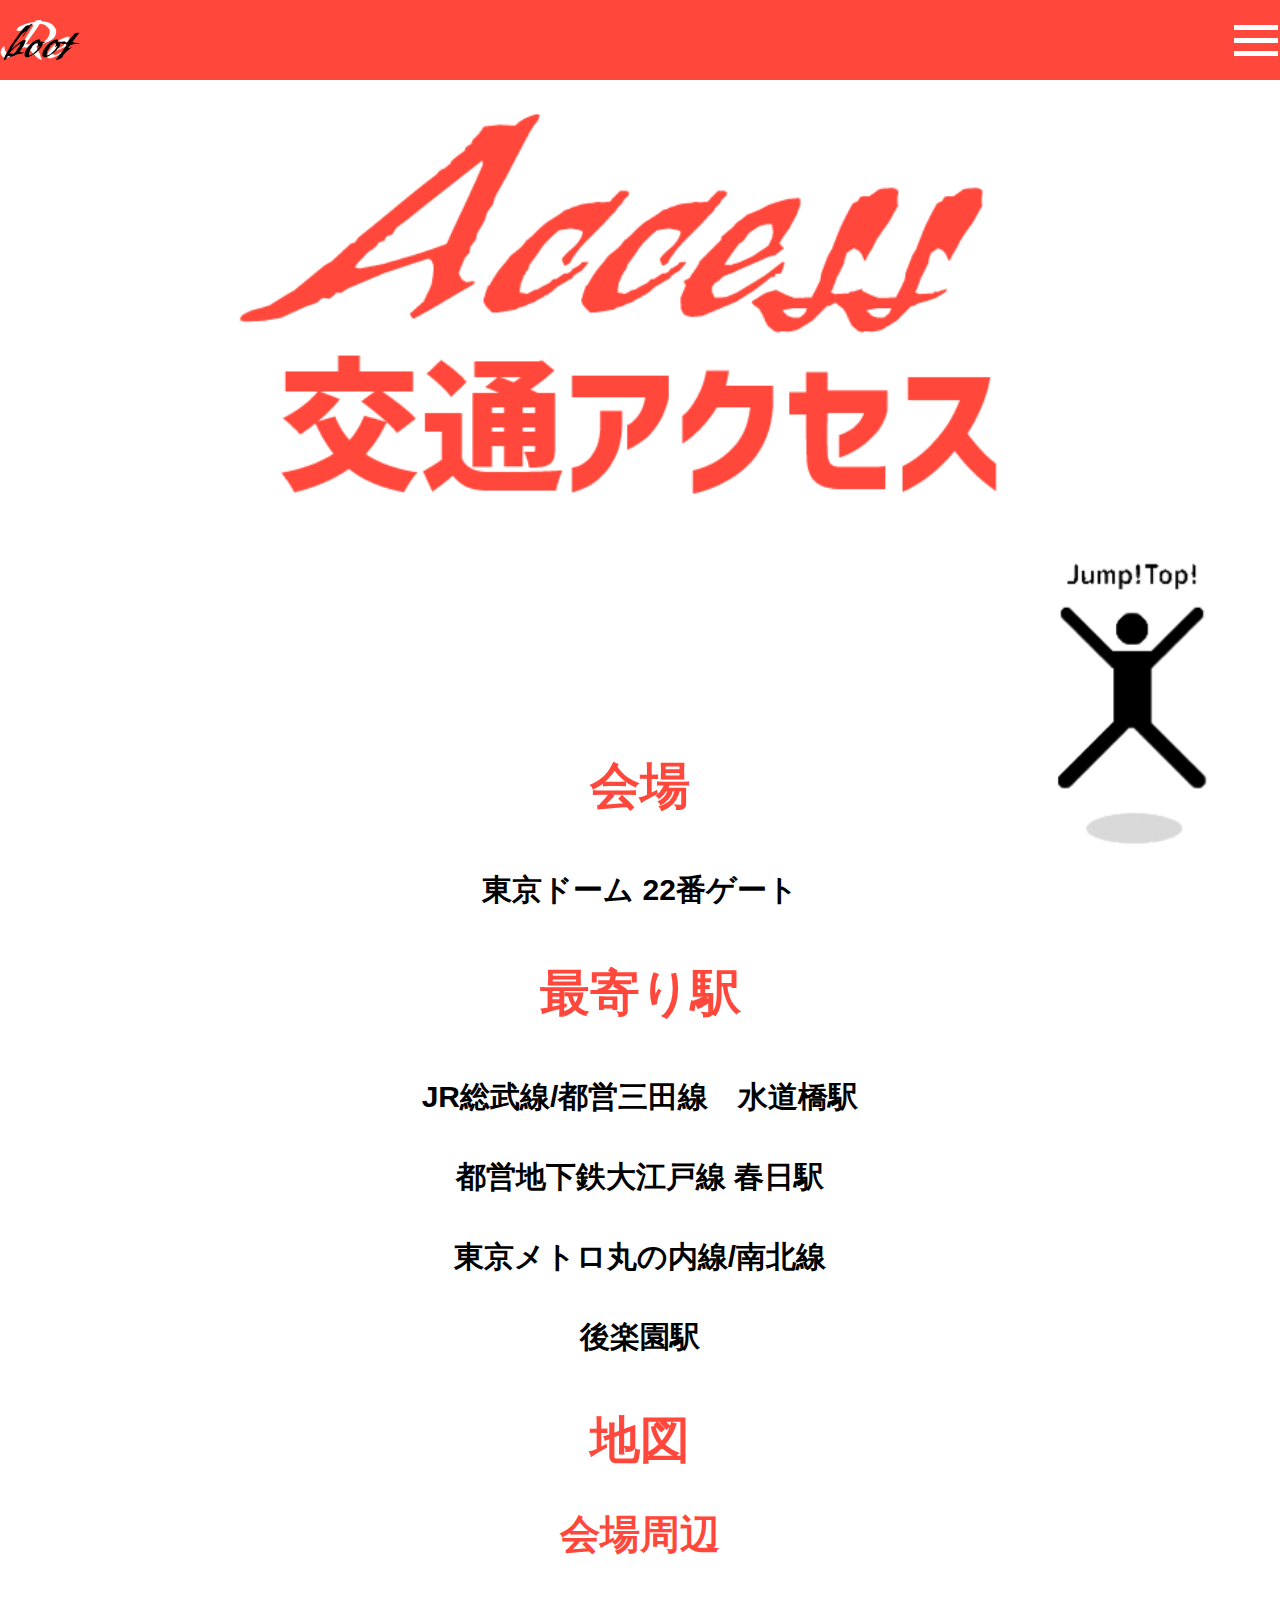
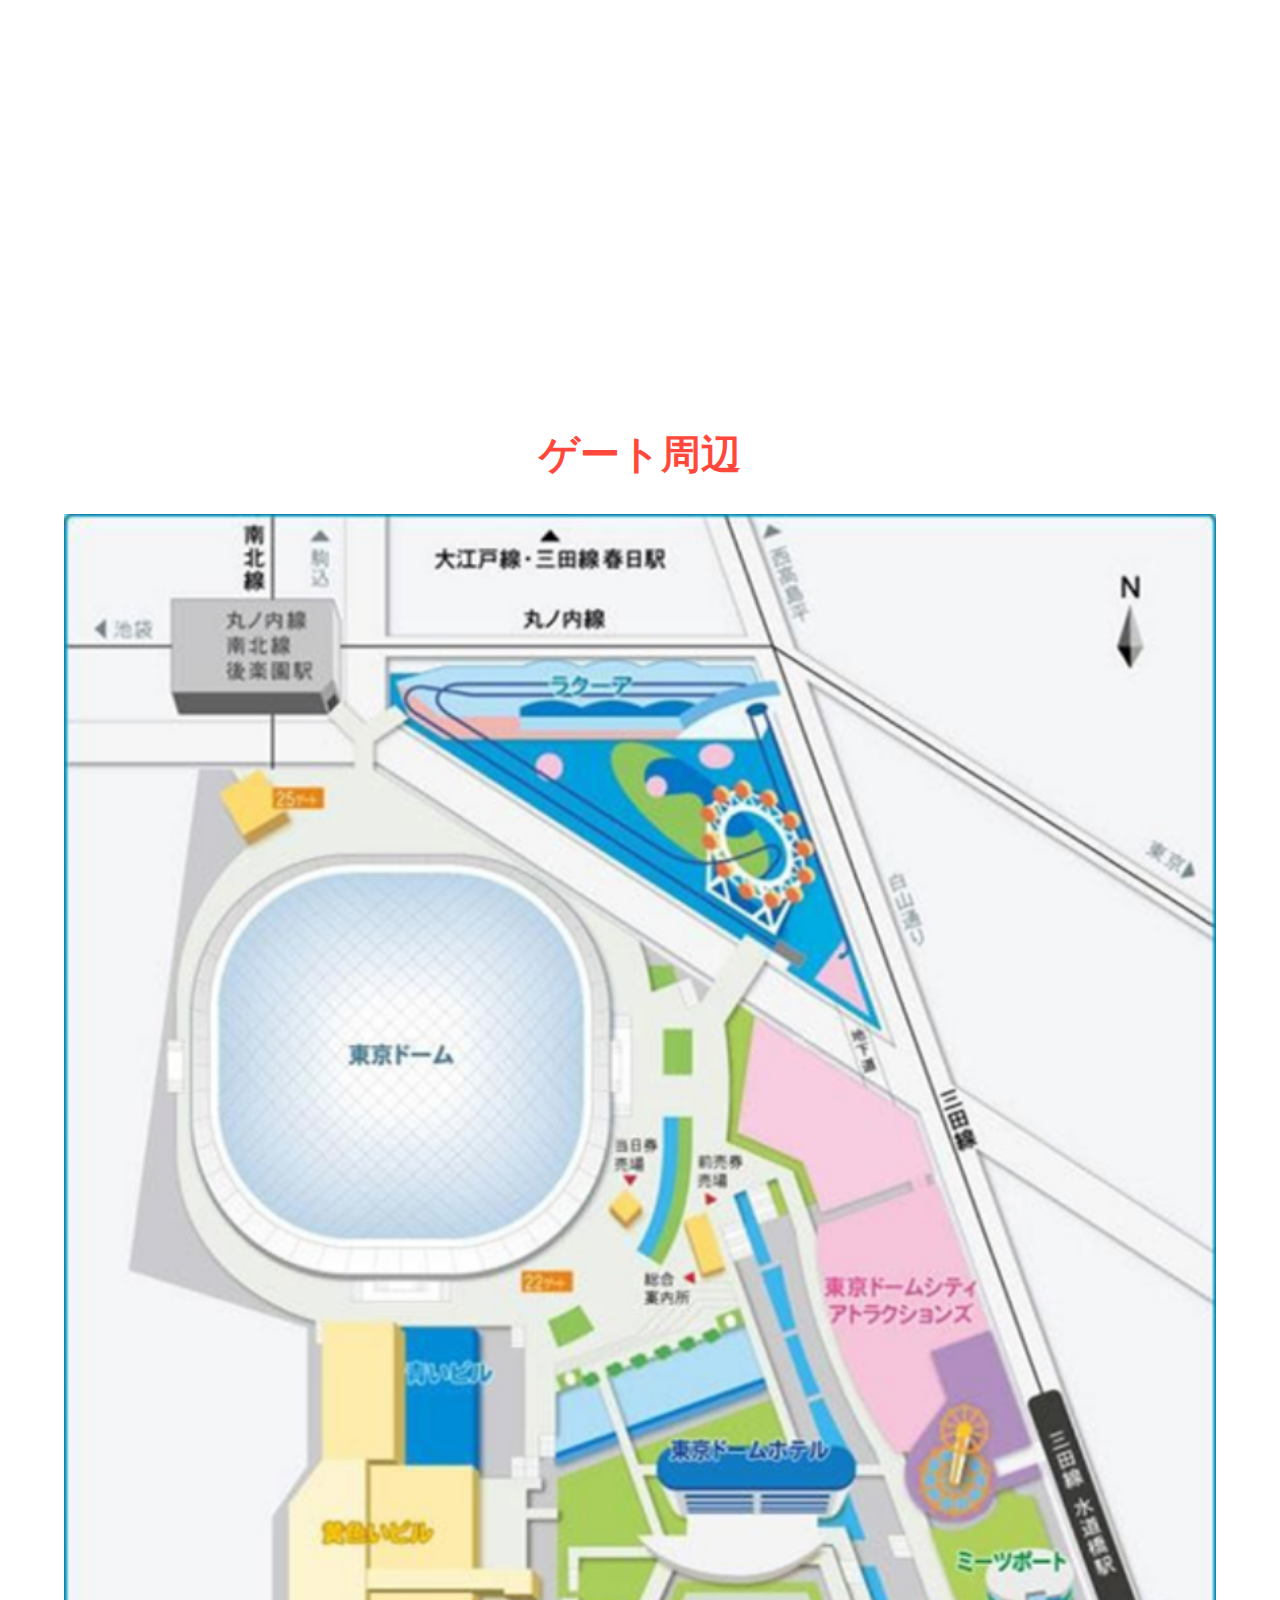
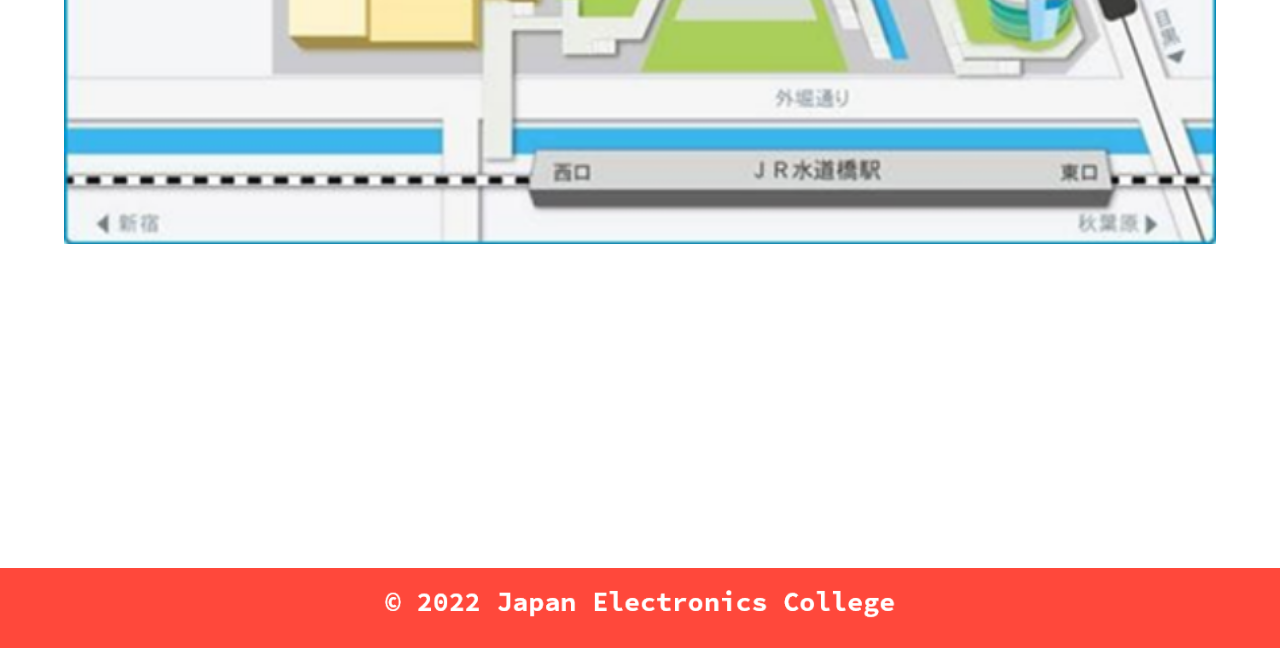
<file: access/index.html>
<!DOCTYPE html>
<html lang="ja">

<head>
    <meta charset="UTF-8">
    <meta http-equiv="X-UA-Compatible" content="IE=edge">
    <meta name="viewport" content="width=device-width, initial-scale=1.0">
    <title>交通アクセス|第26回スポーツフェスティバル</title>
    <link rel="stylesheet" href="../base_CSS/base.css">
</head>

<body>

    <div class="container">
        <header class="header">
            <div class="header__inner">
                <h1 class="header__title header-title">
                    <a href="/index.html"><img src="/img/rogo.png" width="95" height="56" alt="第26回スポーツフェスティバル"></a>
                </h1>

                <nav class="header__nav nav" id="js-nav">
                    <ul class="nav__items nav-items">
                        <li class="nav-items__item"><a href="../kaisai/index.html"><img src="../img/guro/Overview.png"
                            alt="開催情報" class="guro"></a></li>
                <li class="nav-items__item"><a href="../kyougi/index.html"><img src="../img/guro/Content.png" alt="競技内容"
                            class="guro"></a></li>
                <li class="nav-items__item"><a href="../domemap/index.html"><img src="../img/guro/DomeMap.png" alt="交通アクセス"
                            class="guro"></a></li>
                <li class="nav-items__item"><a href="../access/index.html"><img src="../img/guro/Access.png" alt="会場内マップ"
                            class="guro"></a></li>
                <li class="nav-items__item"><a href="../precautions/index.html"><img src="../img/guro/Precautions.png"
                            alt="スポフェスでのお約束" class="guro"></a></li>
                    </ul>
                </nav>
                <button class="header__hamburger hamburger" id="js-hamburger">
                    <span></span>
                    <span></span>
                    <span></span>
                </button>
            </div>

        </header>
        <main id="maccess">
            <article>
                <h2><img src="../img/access/access.png" alt="交通アクセス" class="daimei"></h2>
                <section class="kaizyo">
                    <h3>会場</h3>
                    <p>東京ドーム 22番ゲート</p>
                    <h3>最寄り駅</h3>
                    <p>JR総武線/都営三田線　水道橋駅<br>
                        都営地下鉄大江戸線 春日駅<br>
                        東京メトロ丸の内線/南北線<br>
                        後楽園駅　</p>
                </section>
                <section class="tizu">
                    <h3>地図</h3>
                    <h4>会場周辺</h4>
                    <div class="googlemap">
                        <iframe
                        src="https://www.google.com/maps/embed?pb=!1m18!1m12!1m3!1d12959.34625717333!2d139.74315799157145!3d35.70563928456784!2m3!1f0!2f0!3f0!3m2!1i1024!2i768!4f13.1!3m3!1m2!1s0x60188c4782eed4f3%3A0x5058b288249e640e!2z5p2x5Lqs44OJ44O844Og!5e0!3m2!1sja!2sjp!4v1656488434433!5m2!1sja!2sjp"
                        width="100%" height="100%" style="border:0;" allowfullscreen="" loading="lazy"
                        referrerpolicy="no-referrer-when-downgrade"></iframe>
                    </div>
                        <h4>ゲート周辺</h4>
                        <img src="../img/access/tizu.png" alt="ゲート周辺の地図" class="garttizu">
                </section>
            </article>
        </main>

        <footer>
            <p><img src="../img/top/© 2022 Japan Electronics College.png" width="300" height="20"
                    alt="© 2022 Japan Electronics College"></p>
            <img src="../img/junp.gif" width="97" height="140" alt="topページに戻るくん" class="jump">
        </footer>
    </div>
    <script src="https://ajax.googleapis.com/ajax/libs/jquery/3.6.0/jquery.min.js"></script>
    <script src="../js/sprict.js"></script>

</body>

</html>
</file>
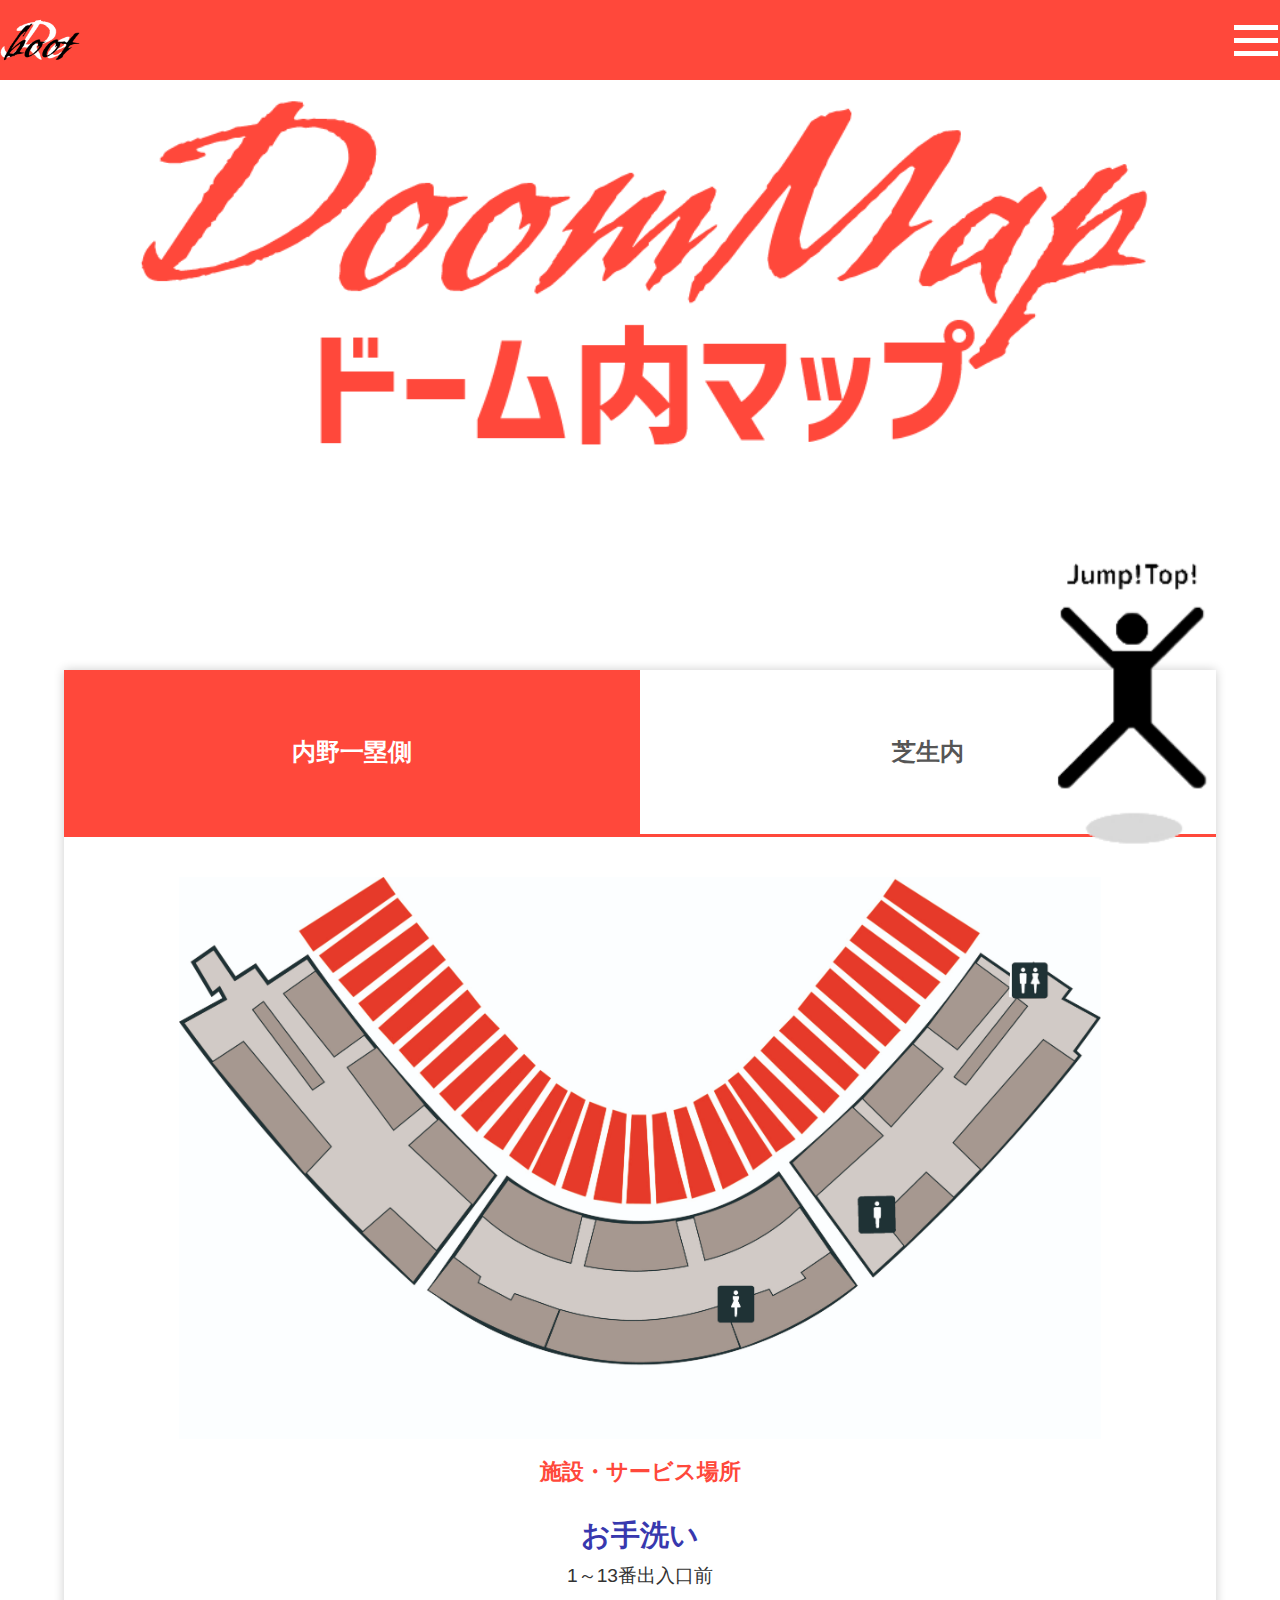
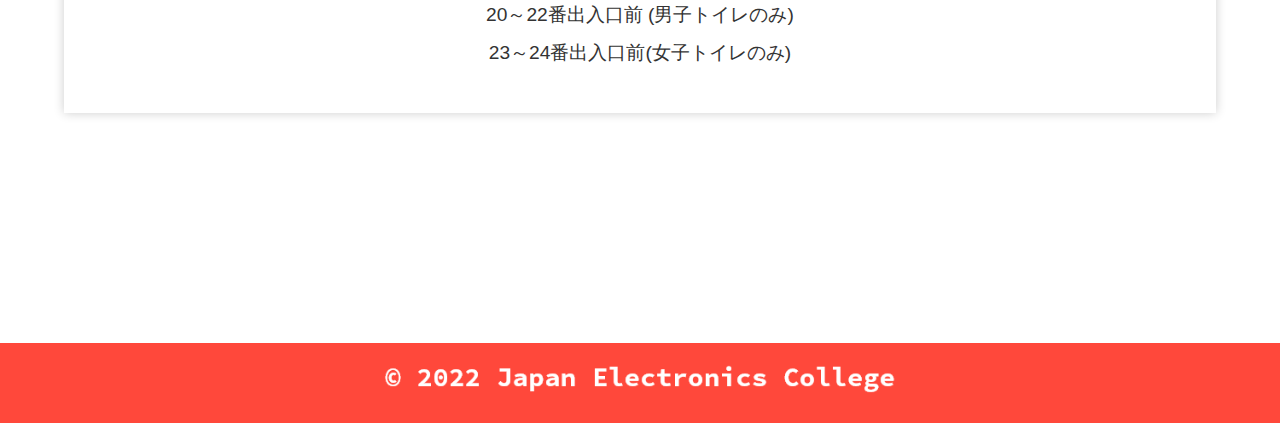
<file: domemap/index.html>
<!DOCTYPE html>
<html lang="ja">

<head>
    <meta charset="UTF-8">
    <meta http-equiv="X-UA-Compatible" content="IE=edge">
    <meta name="viewport" content="width=device-width, initial-scale=1.0">
    <title>ドーム内マップ|第26回スポーツフェスティバル</title>
    <link rel="stylesheet" href="../base_CSS/base.css">
</head>

<body>

    <div class="container">
        <header class="header">
            <div class="header__inner">
                <h1 class="header__title header-title">
                    <a href="/index.html"><img src="/img/rogo.png" width="95" height="56" alt="第26回スポーツフェスティバル"></a>
                </h1>

                <nav class="header__nav nav" id="js-nav">
                    <ul class="nav__items nav-items">
                        <li class="nav-items__item"><a href="../kaisai/index.html"><img src="../img/guro/Overview.png"
                            alt="開催情報" class="guro"></a></li>
                <li class="nav-items__item"><a href="../kyougi/index.html"><img src="../img/guro/Content.png" alt="競技内容"
                            class="guro"></a></li>
                <li class="nav-items__item"><a href="../domemap/index.html"><img src="../img/guro/DomeMap.png" alt="交通アクセス"
                            class="guro"></a></li>
                <li class="nav-items__item"><a href="../access/index.html"><img src="../img/guro/Access.png" alt="会場内マップ"
                            class="guro"></a></li>
                <li class="nav-items__item"><a href="../precautions/index.html"><img src="../img/guro/Precautions.png"
                            alt="スポフェスでのお約束" class="guro"></a></li>
                    </ul>
                </nav>
                <button class="header__hamburger hamburger" id="js-hamburger">
                    <span></span>
                    <span></span>
                    <span></span>
                </button>
            </div>

        </header>
        <main id="mdome">
            <article>    
                    <section>
                <h2><img src="../img/domemap/DoomMap.png" alt="ドーム内マップ" class="daimei"></h2>

                    <div class="tabs">
                        <input id="itirui" type="radio" name="tab_item" checked>
                        <label class="tab_item" for="itirui">内野一塁側</label>
                        <input id="sibahu" type="radio" name="tab_item">
                        <label class="tab_item" for="sibahu">芝生内</label>
                        <div class="tab_content" id="itirui_content">
                            <img src="../img/domemap/naiya.jpg" alt="ドーム内座席エリア">
                            <h3>施設・サービス場所</h3>
                            <h4>お手洗い</h4>
                            <ul>
                                <li>1～13番出入口前</li>
                                <li>20～22番出入口前 (男子トイレのみ)</li>
                                <li>23～24番出入口前(女子トイレのみ)</li>
                            </ul>

                        </div>
                        <div class="tab_content" id="sibahu_content">
                            <img src="../img/domemap/domenai.jpg" alt="芝生エリア">
                            <h3>種目別場所</h3>
                            <h4>メイン競技</h4>
                            <ul>
                                <li>大玉送り</li>
                                <li>玉入れ</li>
                                <li>電子学園ウルトラクイズ</li>
                            </ul>
                            <h4>アトラクション種目</h4>
                            <ul>
                                <li>ストラックアウト</li>
                                <li>スピードガン
                                </li>
                            </ul>
                            <h4>サイド種目</h4>
                            <ul>
                                <li>スピードガン</li>
                                <li>謎解き</li>
                                <li>体力測定</li>
                            </ul>
                            <h3>施設・サービス場所</h3>
                            <ul>
                                <li>ドリンクコーナー</li>
                            </ul>
                        </div>
    
    
    
    
                    </div>
                </section>
            </article>
        </main>

        <footer>
            <p><img src="../img/top/© 2022 Japan Electronics College.png" width="300" height="20"
                    alt="© 2022 Japan Electronics College"></p>
            <img src="../img/junp.gif" width="97" height="140" alt="topページに戻るくん" class="jump">
        </footer>
    </div>
    <script src="https://ajax.googleapis.com/ajax/libs/jquery/3.6.0/jquery.min.js"></script>
    <script src="../js/sprict.js"></script>

</body>

</html>
</file>
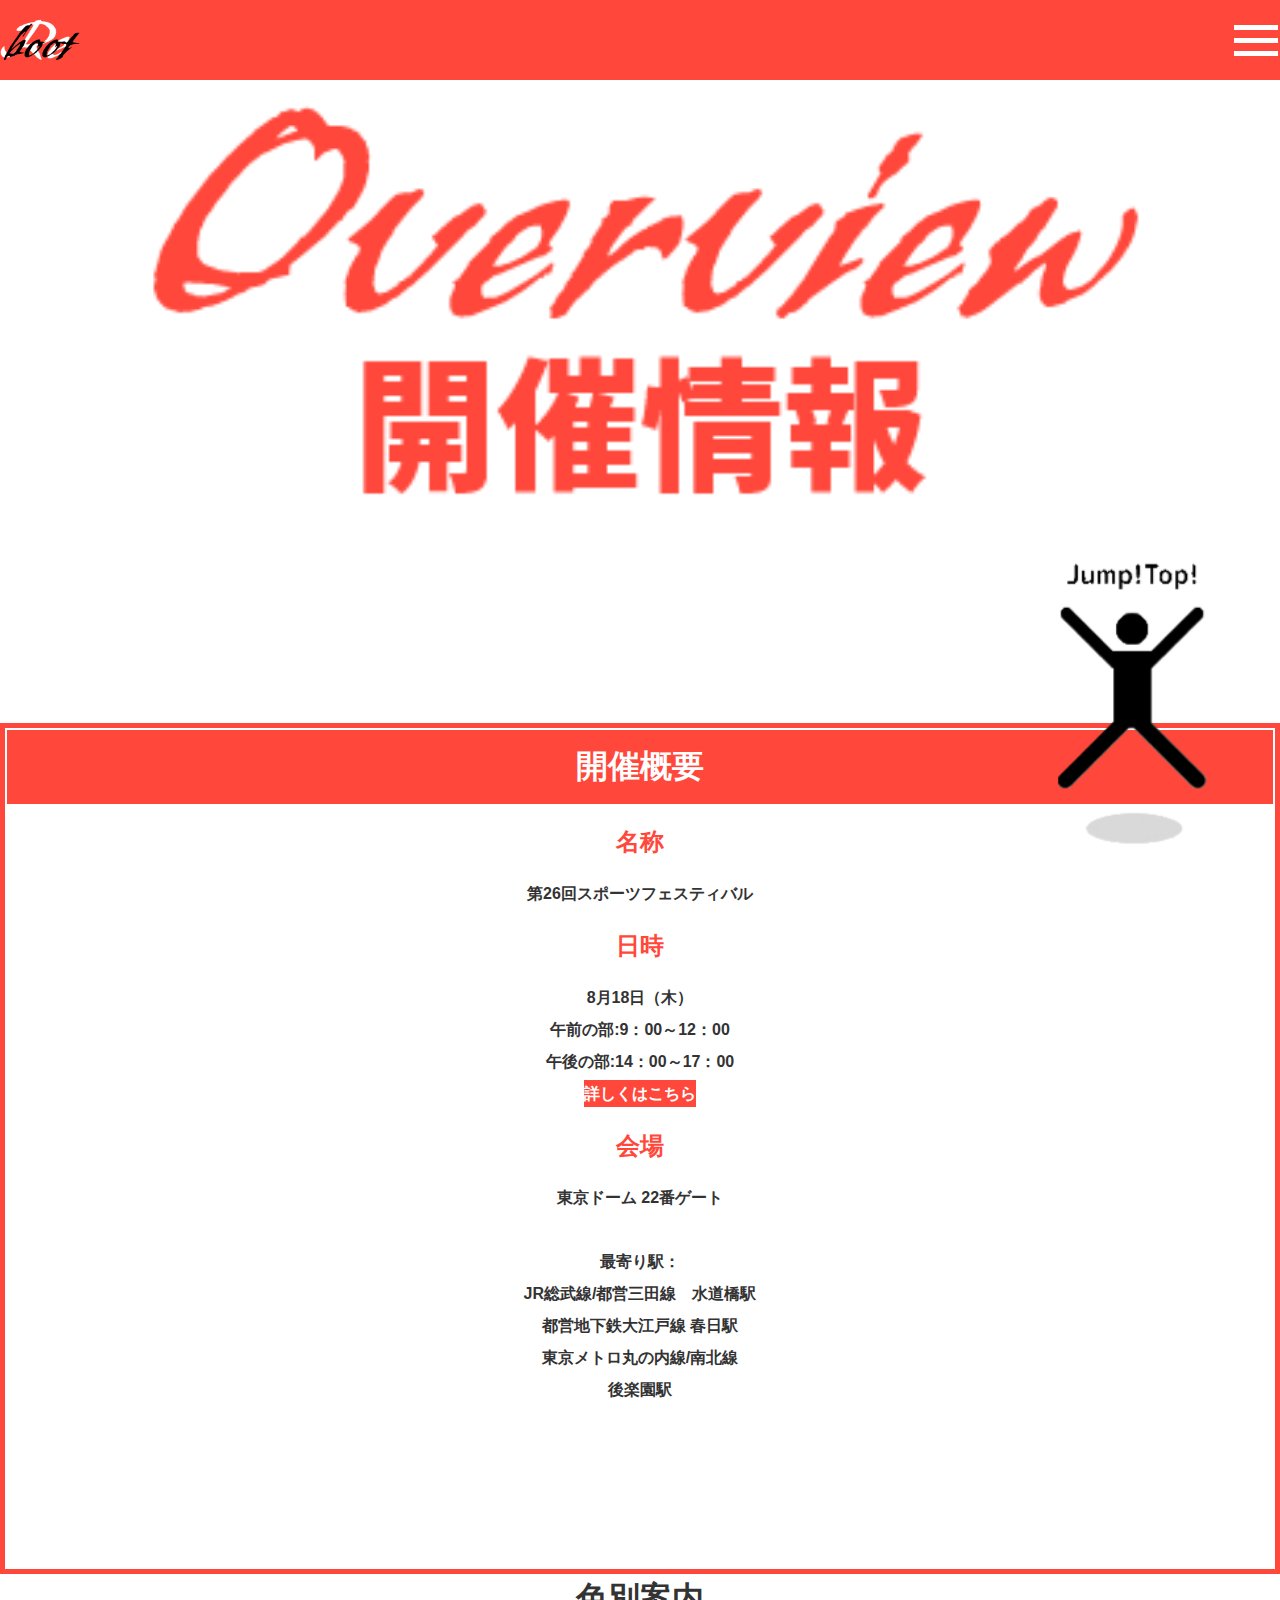
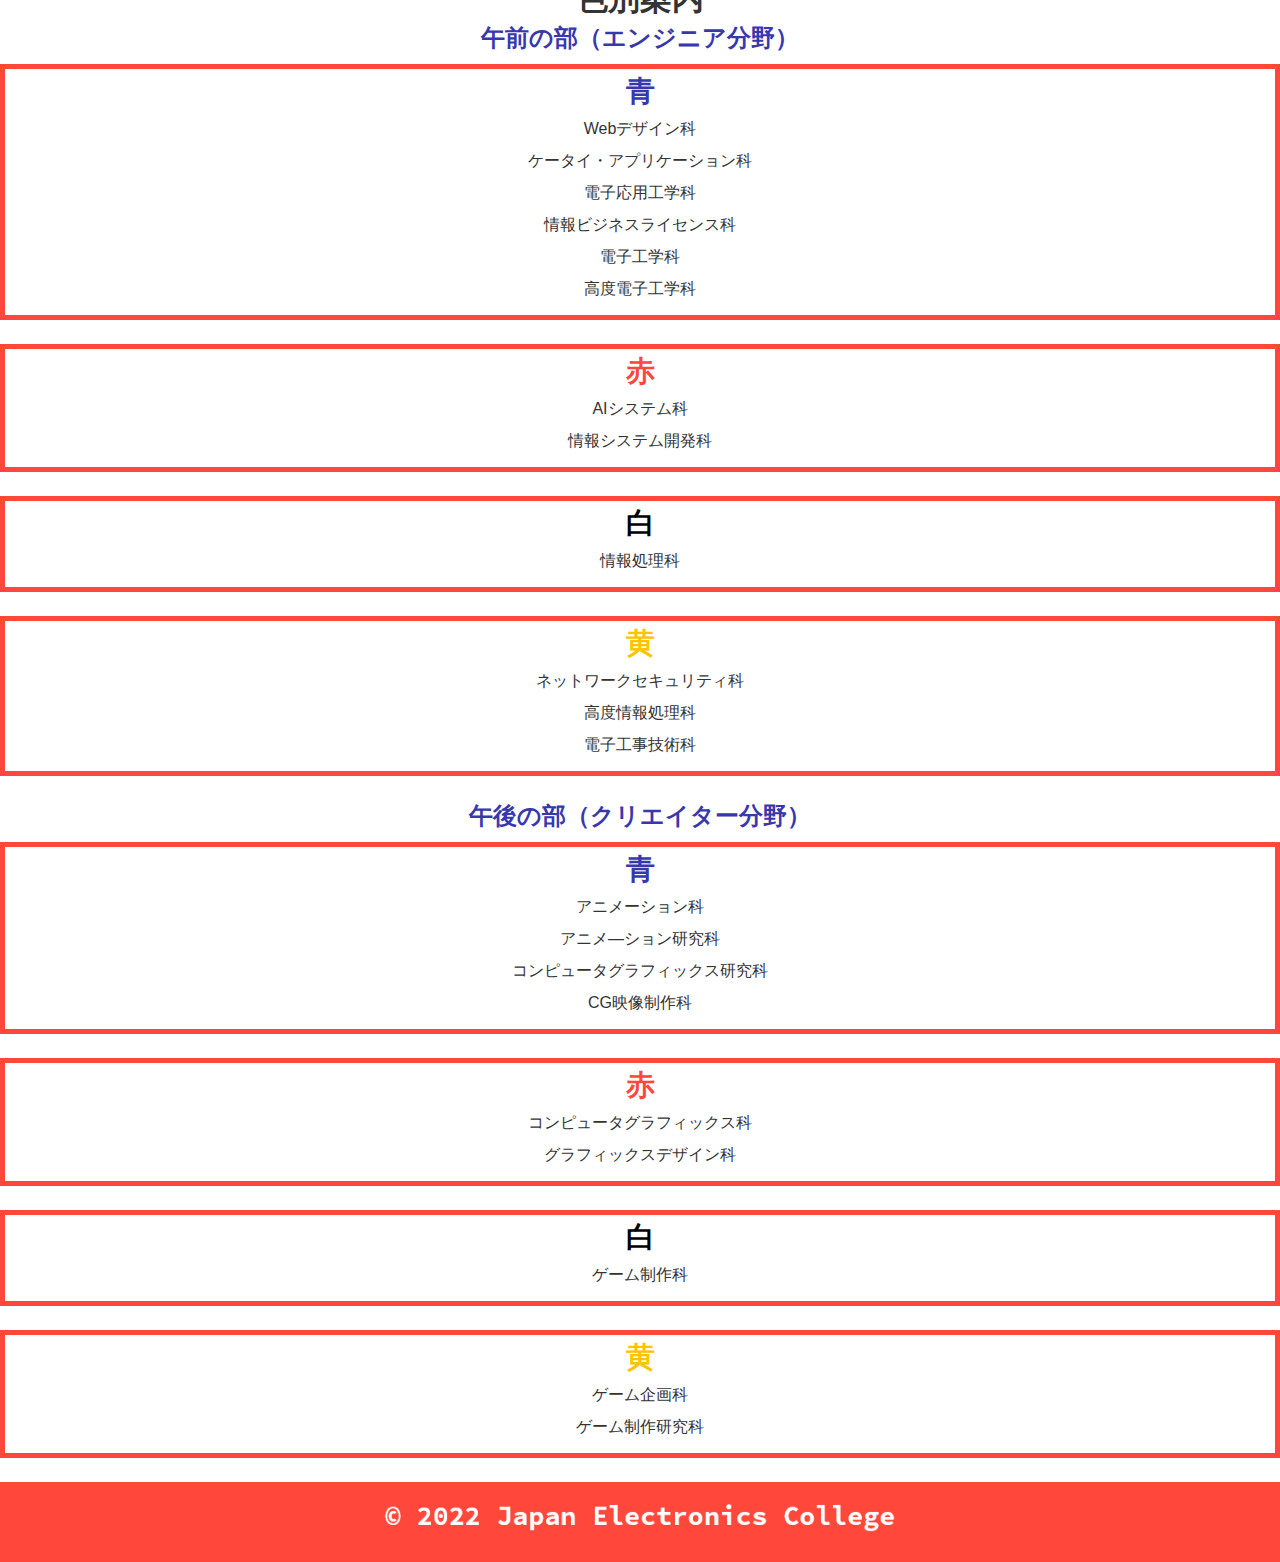
<file: kaisai/index.html>
<!DOCTYPE html>
<html lang="ja">

<head>
    <meta charset="UTF-8">
    <meta http-equiv="X-UA-Compatible" content="IE=edge">
    <meta name="viewport" content="width=device-width, initial-scale=1.0">
    <title>開催情報|第26回スポーツフェスティバル</title>
    <link rel="stylesheet" href="../base_CSS/base.css">
</head>

<body>
    <div class="container">
        <header class="header">
            <div class="header__inner">
                <h1 class="header__title header-title">
                    <a href="/index.html"><img src="/img/rogo.png" width="95" height="56" alt="第26回スポーツフェスティバル"></a>
                </h1>

                <nav class="header__nav nav" id="js-nav">
                    <ul class="nav__items nav-items">
                        <li class="nav-items__item"><a href="../kaisai/index.html"><img src="../img/guro/Overview.png"
                            alt="開催情報" class="guro"></a></li>
                <li class="nav-items__item"><a href="../kyougi/index.html"><img src="../img/guro/Content.png" alt="競技内容"
                            class="guro"></a></li>
                <li class="nav-items__item"><a href="../domemap/index.html"><img src="../img/guro/DomeMap.png" alt="交通アクセス"
                            class="guro"></a></li>
                <li class="nav-items__item"><a href="../access/index.html"><img src="../img/guro/Access.png" alt="会場内マップ"
                            class="guro"></a></li>
                <li class="nav-items__item"><a href="../precautions/index.html"><img src="../img/guro/Precautions.png"
                            alt="スポフェスでのお約束" class="guro"></a></li>
                    </ul>
                </nav>
                <button class="header__hamburger hamburger" id="js-hamburger">
                    <span></span>
                    <span></span>
                    <span></span>
                </button>
            </div>

        </header>
        <article>
            <main id="mkaisai">
                <section class="kaisaigaiyo">
                    <h2><img src="../img/kaisai/Overview.png" alt="開催情報" class="daimei"></h2>
    
                                <section>
                                    <table>
                                        <tr>
                                            <th class="gaiyo">開催概要</th>
                                        </tr>
                                        <tr>
                                            <td>
                                    <dl>
                                        <dt class="midashi">名称</dt>
                                        <dd>第26回スポーツフェスティバル</dd>
                                        <dt class="midashi">日時</dt>
                                        <dd>8月18日（木）<br>
                                            午前の部:9：00～12：00<br>
                                            午後の部:14：00～17：00<br>
                                            <a href="/kaisai/schedule/index.html">詳しくはこちら</a></dd>
                                        <dt class="midashi">会場</dt>
                                        <dd>東京ドーム 22番ゲート<br>
                                            <br>
                                            最寄り駅：<br>
                                            JR総武線/都営三田線　水道橋駅<br>
                                            都営地下鉄大江戸線 春日駅<br>
                                            東京メトロ丸の内線/南北線<br>
                                            後楽園駅<br>
                                            <iframe
                        src="https://www.google.com/maps/embed?pb=!1m18!1m12!1m3!1d12959.34625717333!2d139.74315799157145!3d35.70563928456784!2m3!1f0!2f0!3f0!3m2!1i1024!2i768!4f13.1!3m3!1m2!1s0x60188c4782eed4f3%3A0x5058b288249e640e!2z5p2x5Lqs44OJ44O844Og!5e0!3m2!1sja!2sjp!4v1656488434433!5m2!1sja!2sjp"
                        style="border:0;" allowfullscreen="" loading="lazy"
                        referrerpolicy="no-referrer-when-downgrade" class="googlemap"></iframe>
                                        </dd>
                                    </dl>
                                </td>
                            </tr>
                        </table>
                                </section>

                                <section class="irobetuannai">

                                    <h4>色別案内</h4>
                                    <h5>午前の部（エンジニア分野）</h5>

                                    <dl class="iro">
                                        <div class="irobetu">
                                        <dt class="ao">青</dt>
                                        <dd>Webデザイン科<br>
                                            ケータイ・アプリケーション科<br>
                                            電子応用工学科<br>
                                            情報ビジネスライセンス科<br>
                                            電子工学科<br>
                                            高度電子工学科</dd></div>
                                            <div class="irobetu">
                                        <dt class="aka">赤</dt>
                                        <dd>AIシステム科<br>
                                            情報システム開発科</dd>
                                        </div>
                                            <div class="irobetu">
                                        <dt class="siro">白</dt>
                                        <dd>情報処理科</dd></div>
                                        <div class="irobetu">
                                        <dt class="ki">黄</dt>
                                        <dd>ネットワークセキュリティ科<br>
                                            高度情報処理科<br>
                                            電子工事技術科</dd></div>
                                            
                                    </dl>
                                    <h5>午後の部（クリエイター分野）</h5>
                                    <dl class="iro">
                                        <div class="irobetu">
                                        <dt class="ao">青</dt>
                                        <dd>アニメーション科<br>
                                            アニメ―ション研究科<br>
                                            コンピュータグラフィックス研究科<br>
                                            CG映像制作科</dd></div>
                                            <div class="irobetu">
                                        <dt class="aka">赤</dt>
                                        <dd>コンピュータグラフィックス科<br>
                                            グラフィックスデザイン科</dd></div>
                                            <div class="irobetu">
                                        <dt class="siro">白</dt>
                                        <dd>ゲーム制作科</dd></div>
                                        <div class="irobetu">
                                        <dt class="ki">黄</dt>
                                        <dd>ゲーム企画科<br>
                                            ゲーム制作研究科</dd></div>
                                    </dl>
                                </section>


                    <h3></h3>



                </section>

            </main>
        </article>
        <footer>
            <p><img src="../img/top/© 2022 Japan Electronics College.png" width="300" height="20"
                    alt="© 2022 Japan Electronics College"></p>
            <img src="../img/junp.gif" width="97" height="140" alt="topページに戻るくん" class="jump">
        </footer>
    </div>
    <script src="https://ajax.googleapis.com/ajax/libs/jquery/3.6.0/jquery.min.js"></script>
    <script src="../js/sprict.js"></script>





















</body>

</html>
</file>
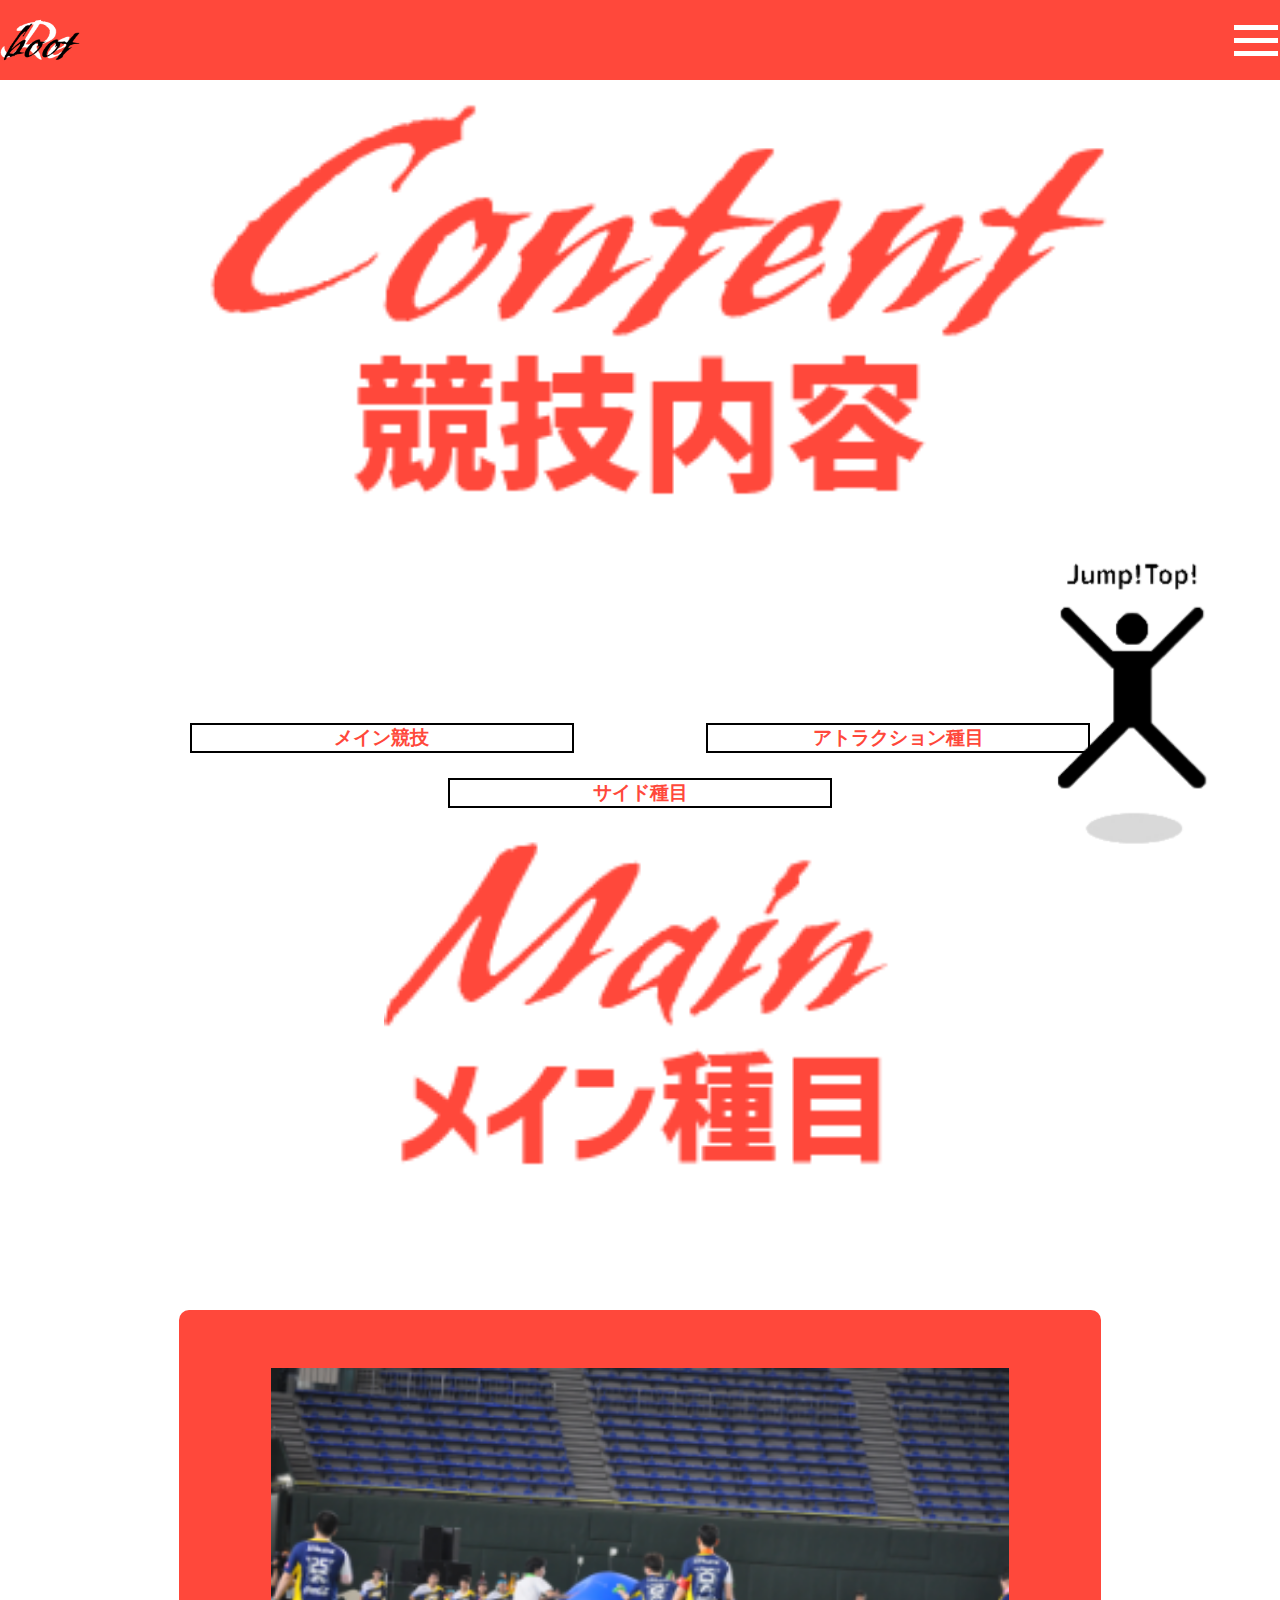
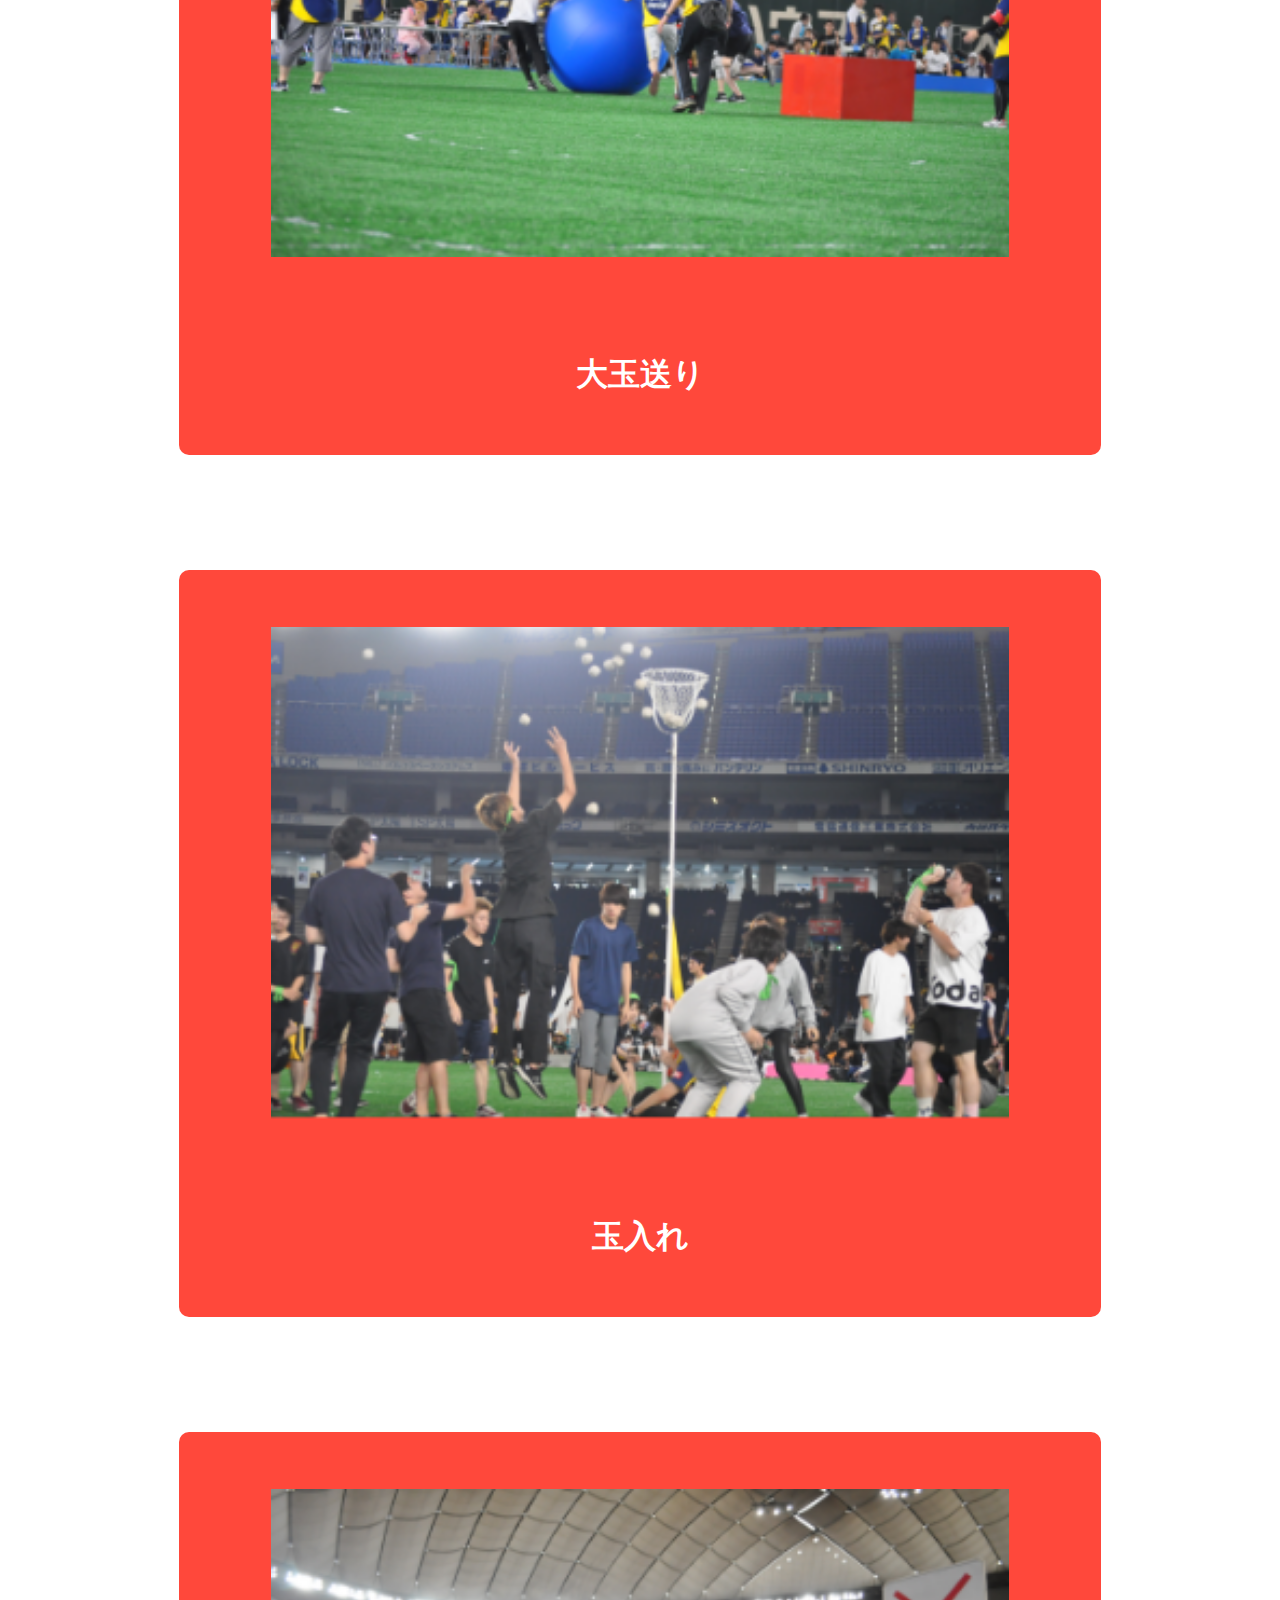
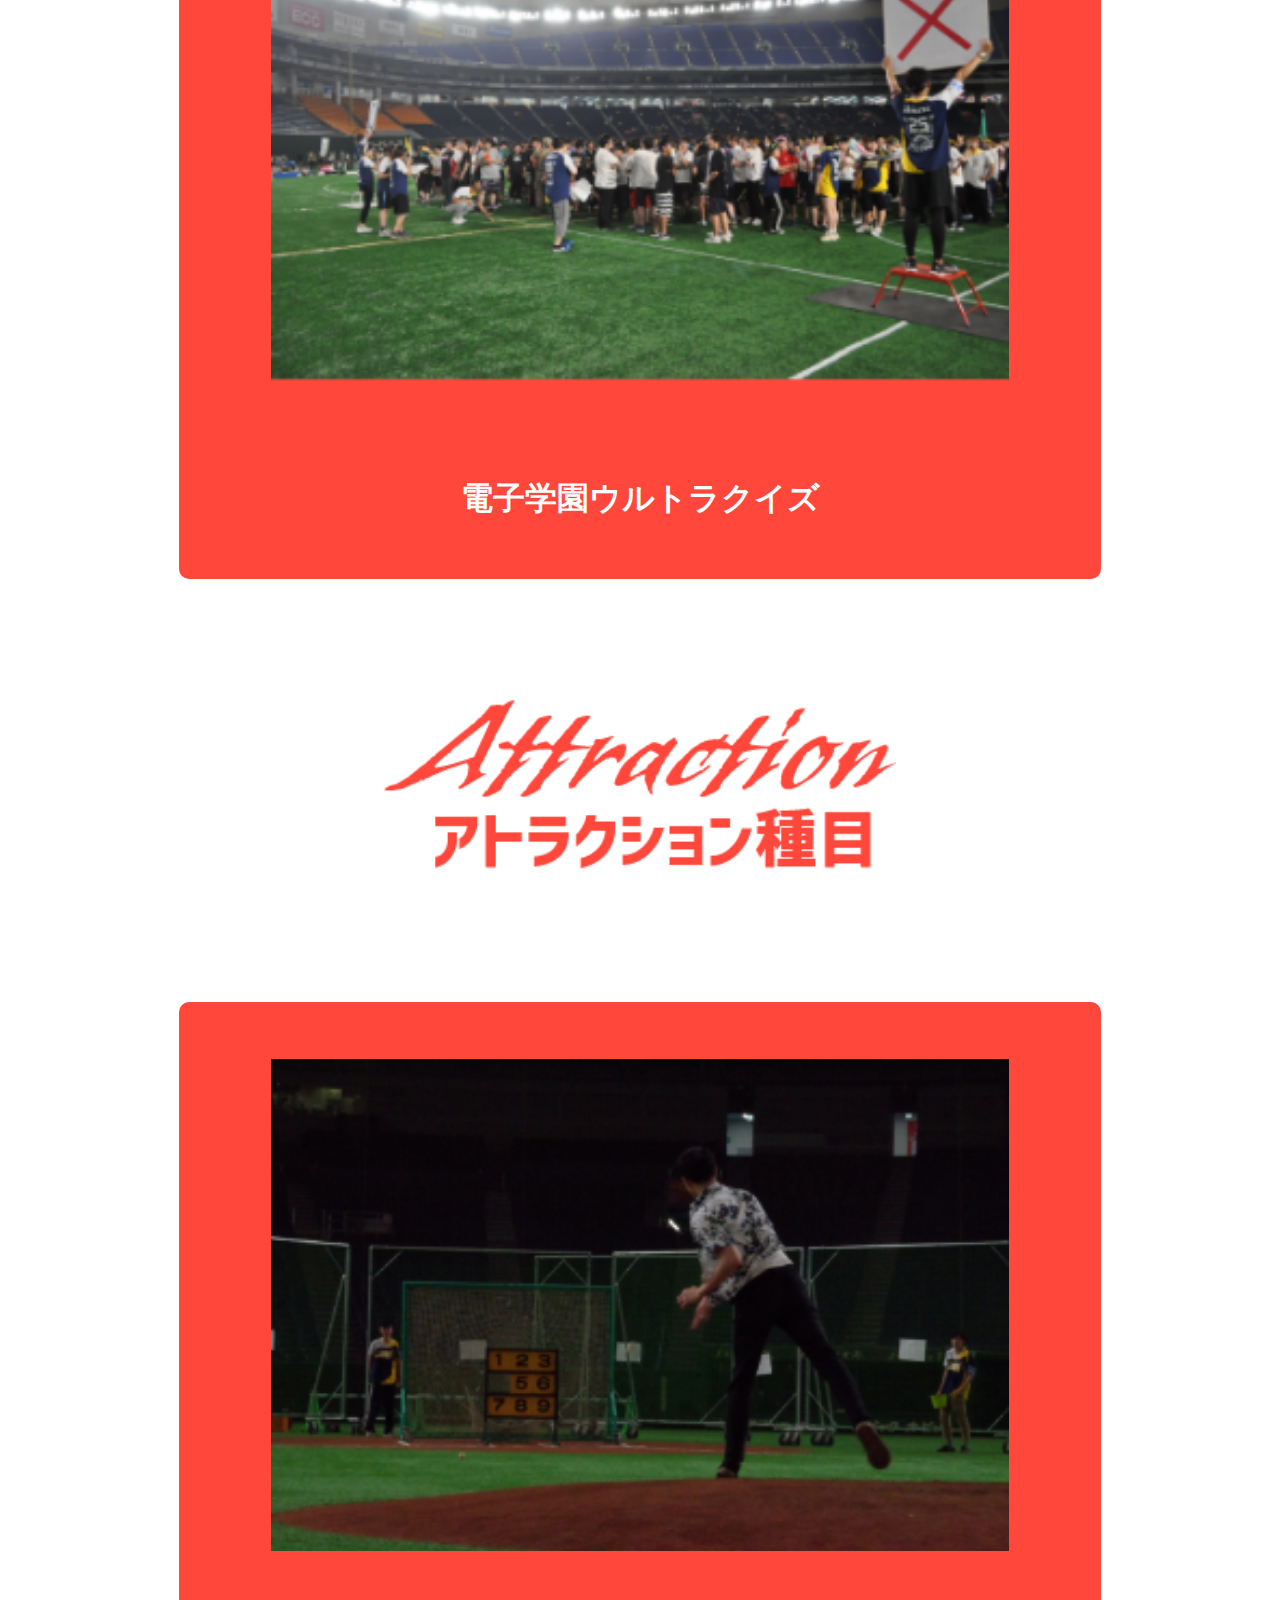
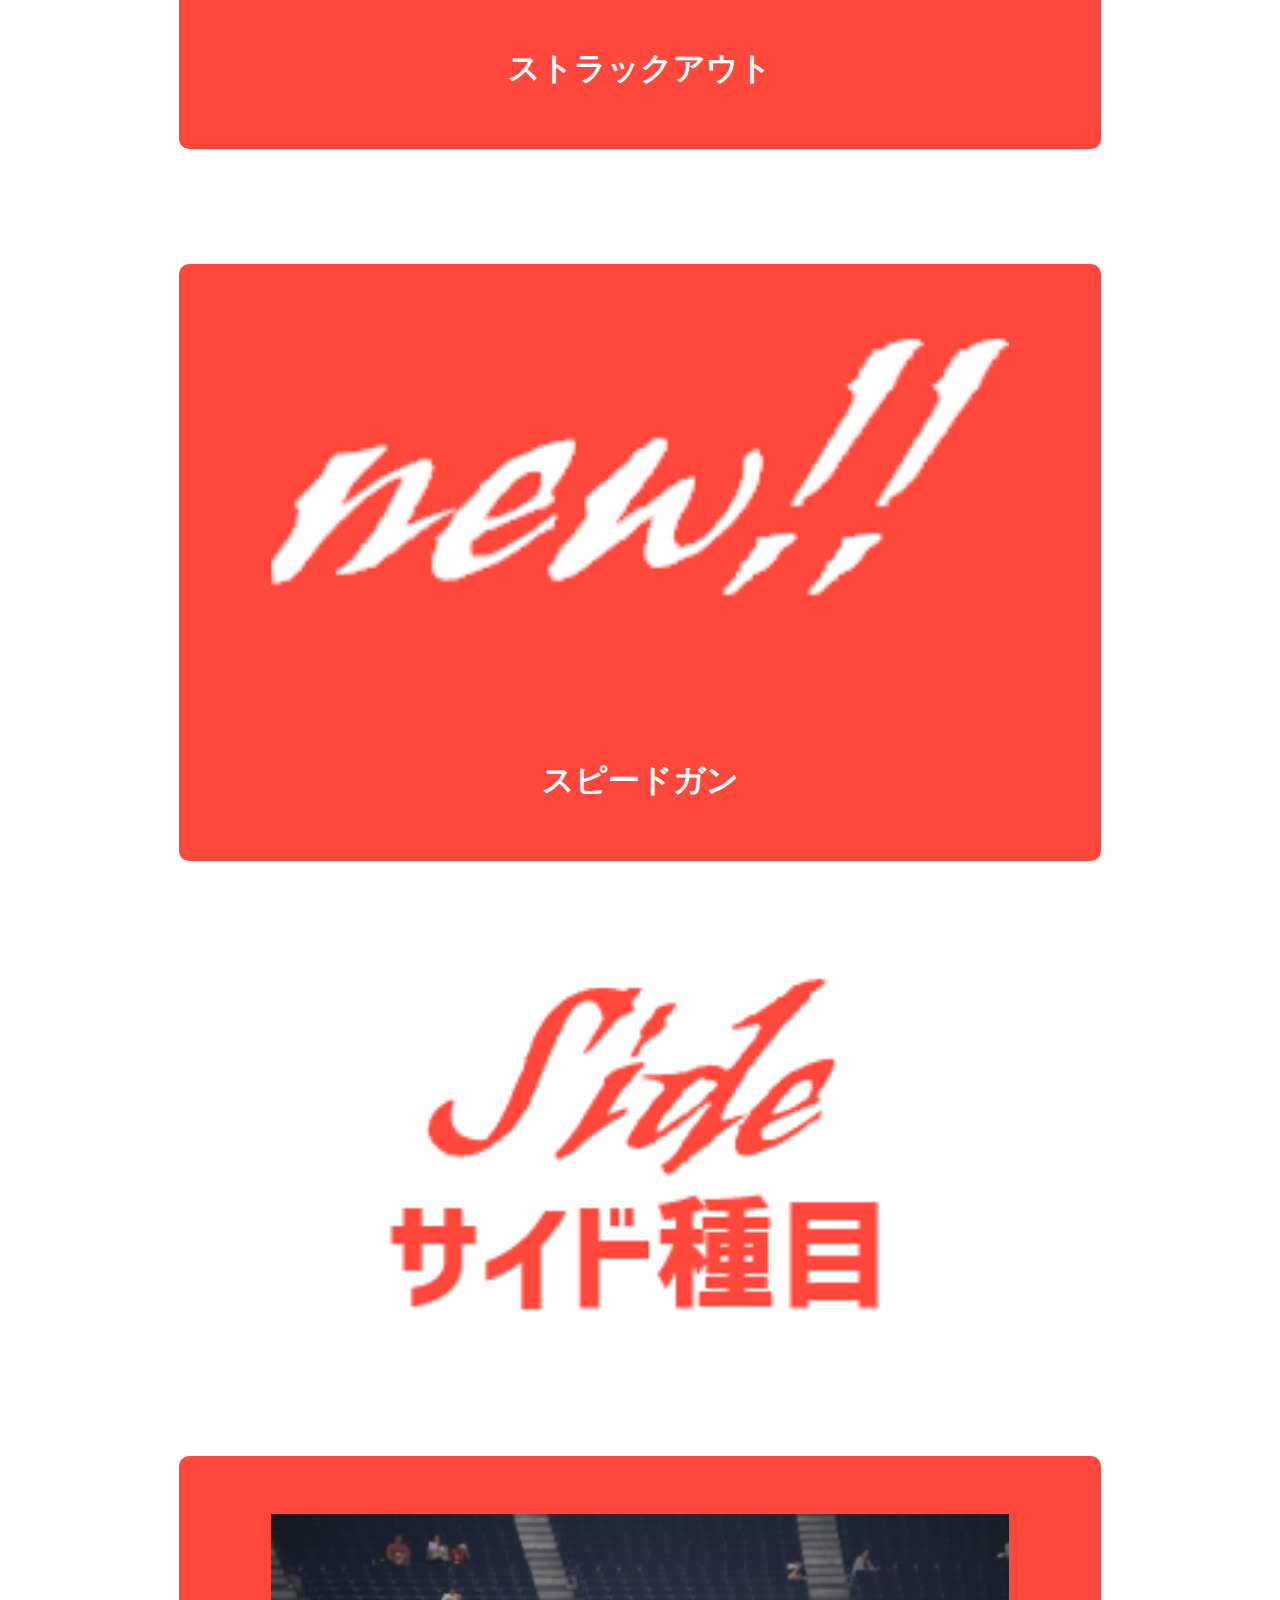
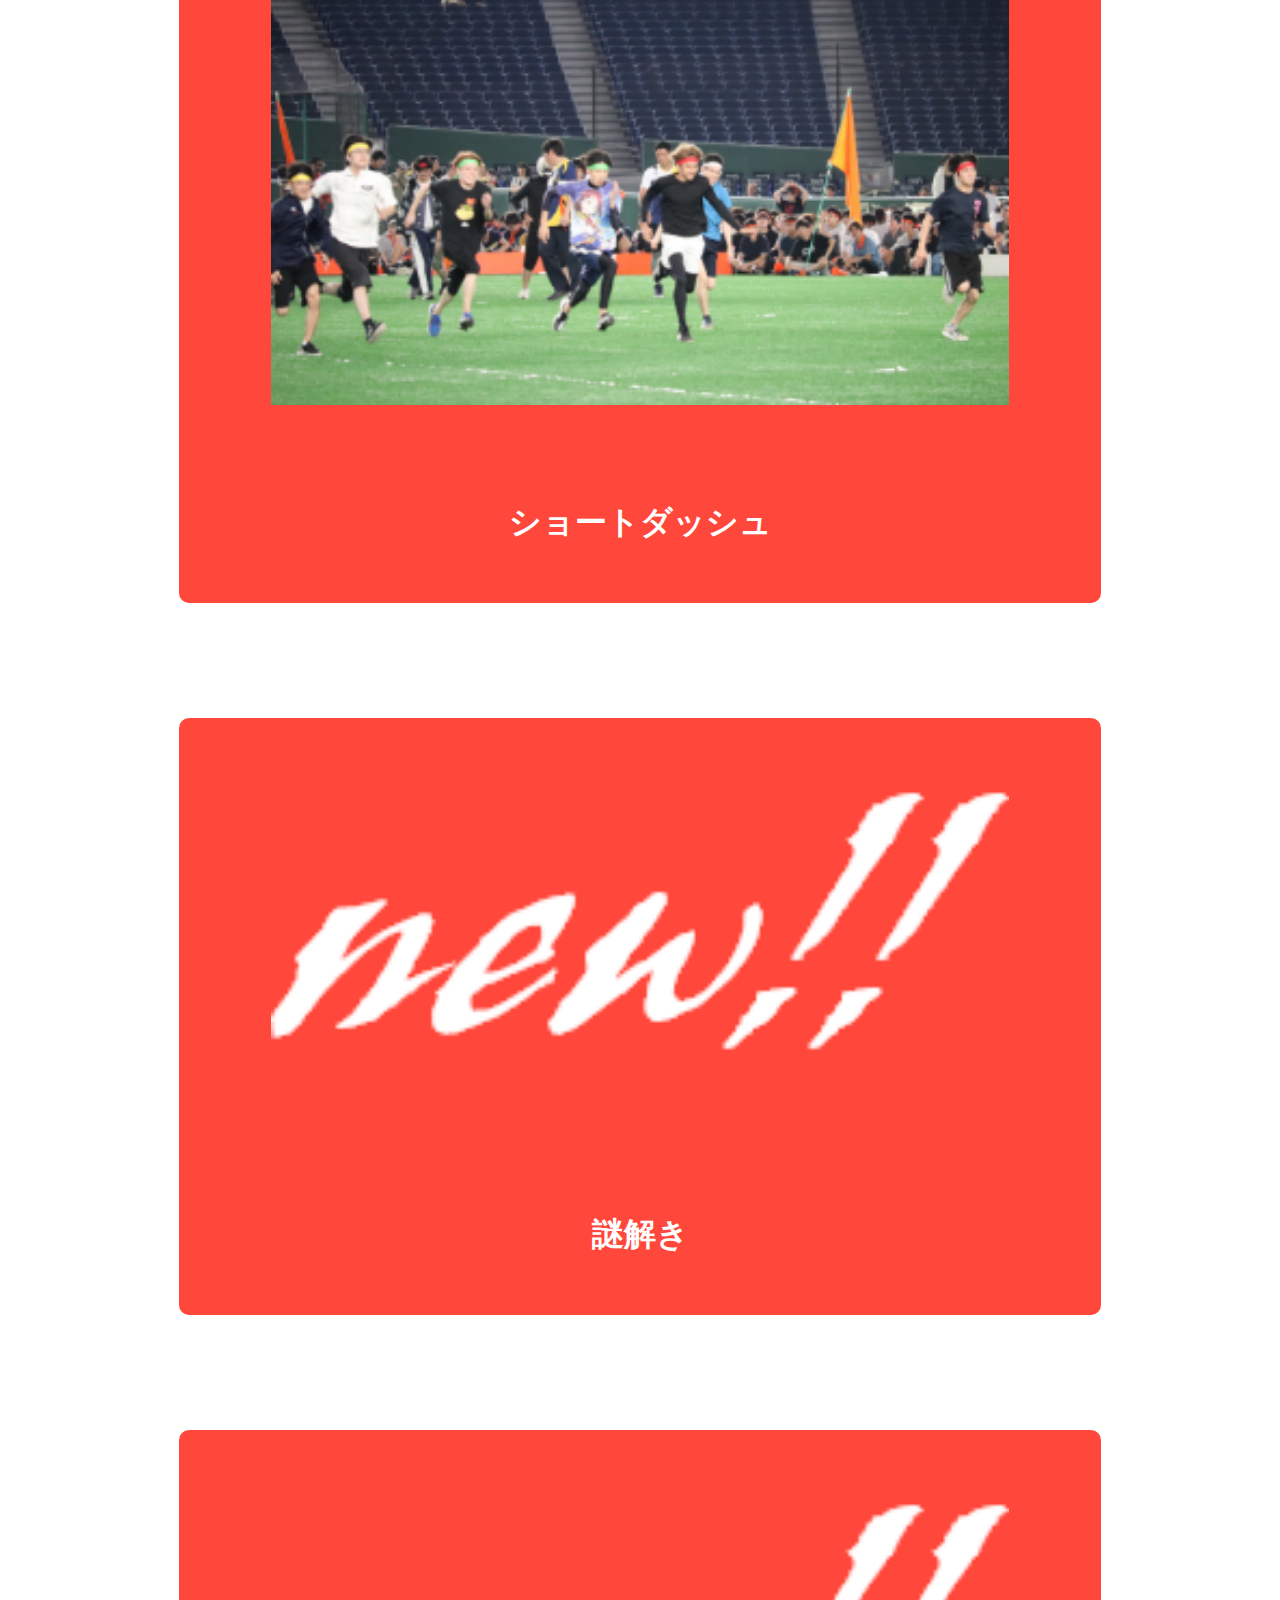
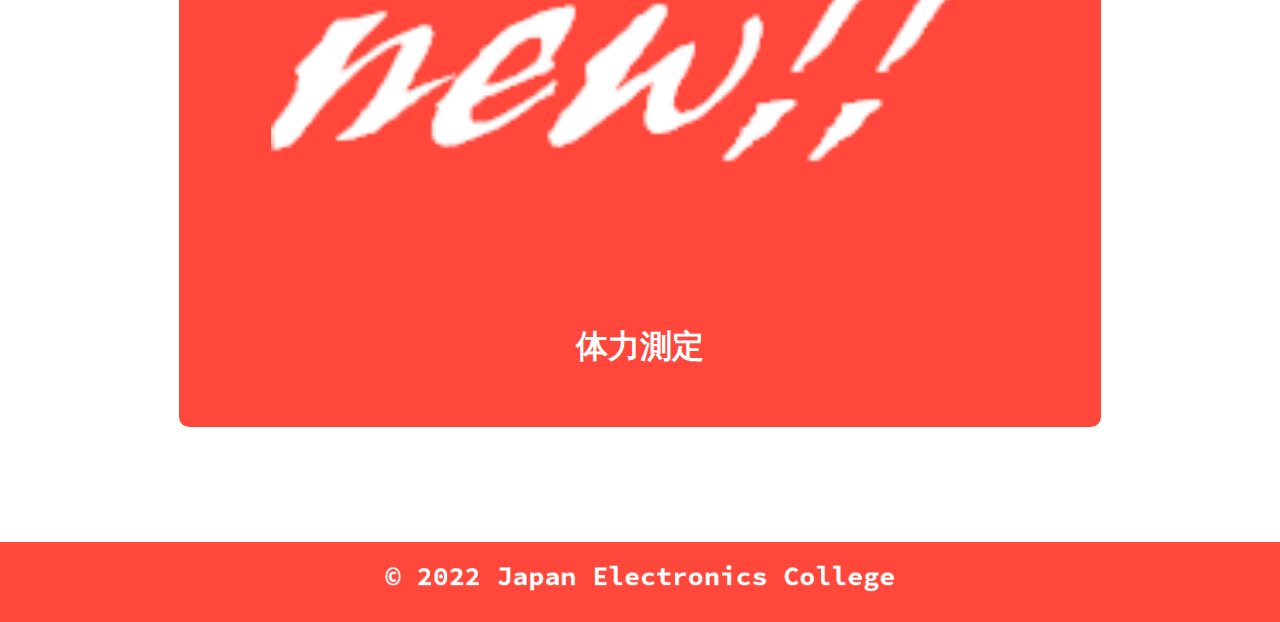
<file: kyougi/index.html>
<!DOCTYPE html>
<html lang="ja">

<head>
    <meta charset="UTF-8">
    <meta http-equiv="X-UA-Compatible" content="IE=edge">
    <meta name="viewport" content="width=device-width, initial-scale=1.0">
    <title>競技内容|第26回スポーツフェスティバル</title>
    <link rel="stylesheet" href="../base_CSS/base.css">

</head>

<body>
    <div class="container">
        <header class="header">
            <div class="header__inner">
                <h1 class="header__title header-title">
                    <a href="/index.html"><img src="/img/rogo.png" width="95" height="56" alt="第26回スポーツフェスティバル"></a>
                </h1>

                <nav class="header__nav nav" id="js-nav">
                    <ul class="nav__items nav-items">
                        <li class="nav-items__item"><a href="../kaisai/index.html"><img src="../img/guro/Overview.png"
                                    alt="開催情報" class="guro"></a></li>
                        <li class="nav-items__item"><a href="../kyougi/index.html"><img src="../img/guro/Content.png"
                                    alt="競技内容" class="guro"></a></li>
                        <li class="nav-items__item"><a href="../domemap/index.html"><img src="../img/guro/DomeMap.png"
                                    alt="交通アクセス" class="guro"></a></li>
                        <li class="nav-items__item"><a href="../access/index.html"><img src="../img/guro/Access.png"
                                    alt="会場内マップ" class="guro"></a></li>
                        <li class="nav-items__item"><a href="../precautions/index.html"><img
                                    src="../img/guro/Precautions.png" alt="スポフェスでのお約束" class="guro"></a></li>
                    </ul>
                </nav>
                <button class="header__hamburger hamburger" id="js-hamburger">
                    <span></span>
                    <span></span>
                    <span></span>
                </button>
            </div>

        </header>

        <main id="mkyougi">
            <article>
                <section>
                    <h2><img src="../img/kyougi/Content.png" alt="競技内容" class="daimei"></h2>
                        <button id="mainbtn"><a href="#main">メイン競技</a></button>
                        <button id="atobtn"><a href="#ato">アトラクション種目</a></button>
                        <button id="sidebtn"><a href="#side">サイド種目</a> </button>
                    <section>
                        <h3 id="main"><img src="../img/kyougi/Main.png" alt="メイン競技"></h3>
                        <dl>
                            <div class="syumoku">
                                <a class="js-modal1-open" href="">
                                    <dt><img src="../img/kyougi/DSC_0356.png" alt="大玉送り"></dt>
                                    <dd>大玉送り</dd>
                                </a>
                            </div>
                            <div class="modal js-modal1">
                                <div class="modal__bg js-modal1-close"></div>
                                <div class="modal__content">
                                    <p>今年から始まる新競技「大玉転がし」。<br>
                                        大玉を全員で転がして、一番早く往復させた組が勝利です！
                                    </p>
                                    <a class="js-modal1-close" href="">閉じる</a>
                                </div>
                                <!--modal__inner-->
                            </div>
                            <!--modal-->
                            <div class="syumoku">

                                <a class="js-modal2-open" href="">
                                    <dt><img src="../img/kyougi/DSC_0343.png" alt="玉入れ"></dt>
                                    <dd>玉入れ</dd>
                                </a>
                            </div>
                            <div class="modal js-modal2">
                                <div class="modal__bg js-modal2-close"></div>
                                <div class="modal__content">
                                    <p>各組の玉を加護に入れ、一番多く入れた組が勝利です！何かとコツがあるらしい…？
                                    </p>
                                    <a class="js-modal2-close" href="">閉じる</a>
                                </div>
                                <!--modal__inner-->
                            </div>
                            <!--modal-->
                            <div class="syumoku">
                                <a class="js-modal3-open" href="">
                                    <dt><img src="../img/kyougi//DSC_0208.png" alt="電子学園ウルトラクイズ"></dt>
                                    <dd>電子学園ウルトラクイズ</dd>
                                </a>
                            </div>
                            <div class="modal js-modal3">
                                <div class="modal__bg js-modal3-close"></div>
                                <div class="modal__content">
                                    <p>日本電子専門学校にまつわる○×クイズ！残った人×10ポイントなので、大量ポイント獲得間違いなし！！
                                    </p>
                                    <a class="js-modal3-close" href="">閉じる</a>
                                </div>
                                <!--modal__inner-->
                            </div>
                            <!--modal-->


                        </dl>
                    </section>
                    <section>
                        <h3 id="ato"><img src="../img/kyougi/Attraction.png" alt="アトラクション種目"></h3>
                        <dl>
                            <div class="syumoku">
                                <a class="js-modal4-open" href="">
                                    <dt><img src="../img/kyougi/IMGP5003.png" alt="ストラックアウト"></dt>
                                    <dd>ストラックアウト</dd>
                                </a>
                            </div>
                            <div class="modal js-modal4">
                                <div class="modal__bg js-modal4-close"></div>
                                <div class="modal__content">
                                    <p>ビンゴの数だけ得点がもらえちゃいます！！
                                    </p>
                                    <a class="js-modal4-close" href="">閉じる</a>
                                </div>
                                <!--modal__inner-->
                            </div>
                            <!--modal-->
                            <div class="syumoku">
                                <a class="js-modal5-open" href="">
                                    <dt><img src="../img/kyougi/new!!.png" alt="new!!"></dt>
                                    <dd>スピードガン</dd>
                                </a>
                            </div>
                            <div class="modal js-modal5">
                                <div class="modal__bg js-modal5-close"></div>
                                <div class="modal__content">
                                    <p>ストラックアウトと同時に行われる競技で、ボールを投げた速さを測れます！
                                    </p>
                                    <a class="js-modal5-close" href="">閉じる</a>
                                </div>
                                <!--modal__inner-->
                            </div>
                            <!--modal-->
                        </dl>
                    </section>
                    <section>
                        <h3 id="side"><img src="../img/kyougi/Side.png" alt="サイド種目"></h3>
                        <dl>
                            <div class="syumoku">
                                <a class="js-modal6-open" href="">
                                    <dt><img src="../img/kyougi/IMG_2236.png" alt="ショートダッシュ"></dt>
                                    <dd>ショートダッシュ</dd>
                                </a>
                            </div>
                            <div class="modal js-modal6">
                                <div class="modal__bg js-modal6-close"></div>
                                <div class="modal__content">
                                    <p>うつ伏せの状態からスタートし、30m走り抜ける競技です！
                                    </p>
                                    <a class="js-modal6-close" href="">閉じる</a>
                                </div>
                                <!--modal__inner-->
                            </div>
                            <!--modal-->
                            <div class="syumoku">
                                <a class="js-modal7-open" href="">
                                    <dt><img src="../img/kyougi/new!!.png" alt="new!!"></dt>
                                    <dd>謎解き</dd>
                                </a>
                            </div>
                            <div class="modal js-modal7">
                                <div class="modal__bg js-modal7-close"></div>
                                <div class="modal__content">
                                    <p>ドーム内で行われる謎解きは何やら、答え方が独特らしい…？
                                    </p>
                                    <a class="js-modal7-close" href="">閉じる</a>
                                </div>
                                <!--modal__inner-->
                            </div>
                            <!--modal-->
                            <div class="syumoku">
                                <a class="js-modal8-open" href="">
                                    <dt><img src="../img/kyougi/new!!.png" alt="new!!"></dt>
                                    <dd>体力測定</dd>
                                </a>
                            </div>
                            <div class="modal js-modal8">
                                <div class="modal__bg js-modal8-close"></div>
                                <div class="modal__content">
                                    <p>長座体前屈や、腕立て伏せなど、自分の限界にチャレンジ！
                                    </p>
                                    <a class="js-modal8-close" href="">閉じる</a>
                                </div>
                                <!--modal__inner-->
                            </div>
                            <!--modal-->

                        </dl>
                    </section>
                </section>
            </article>
        </main>

        <footer>
            <p><img src="../img/top/© 2022 Japan Electronics College.png" width="300" height="20"
                    alt="© 2022 Japan Electronics College"></p>
            <img src="../img/junp.gif" width="97" height="140" alt="topページに戻るくん" class="jump">
        </footer>
    </div>
    <script src="https://ajax.googleapis.com/ajax/libs/jquery/3.6.0/jquery.min.js"></script>
    <script src="../js/sprict.js"></script>





















</body>

</html>
</file>
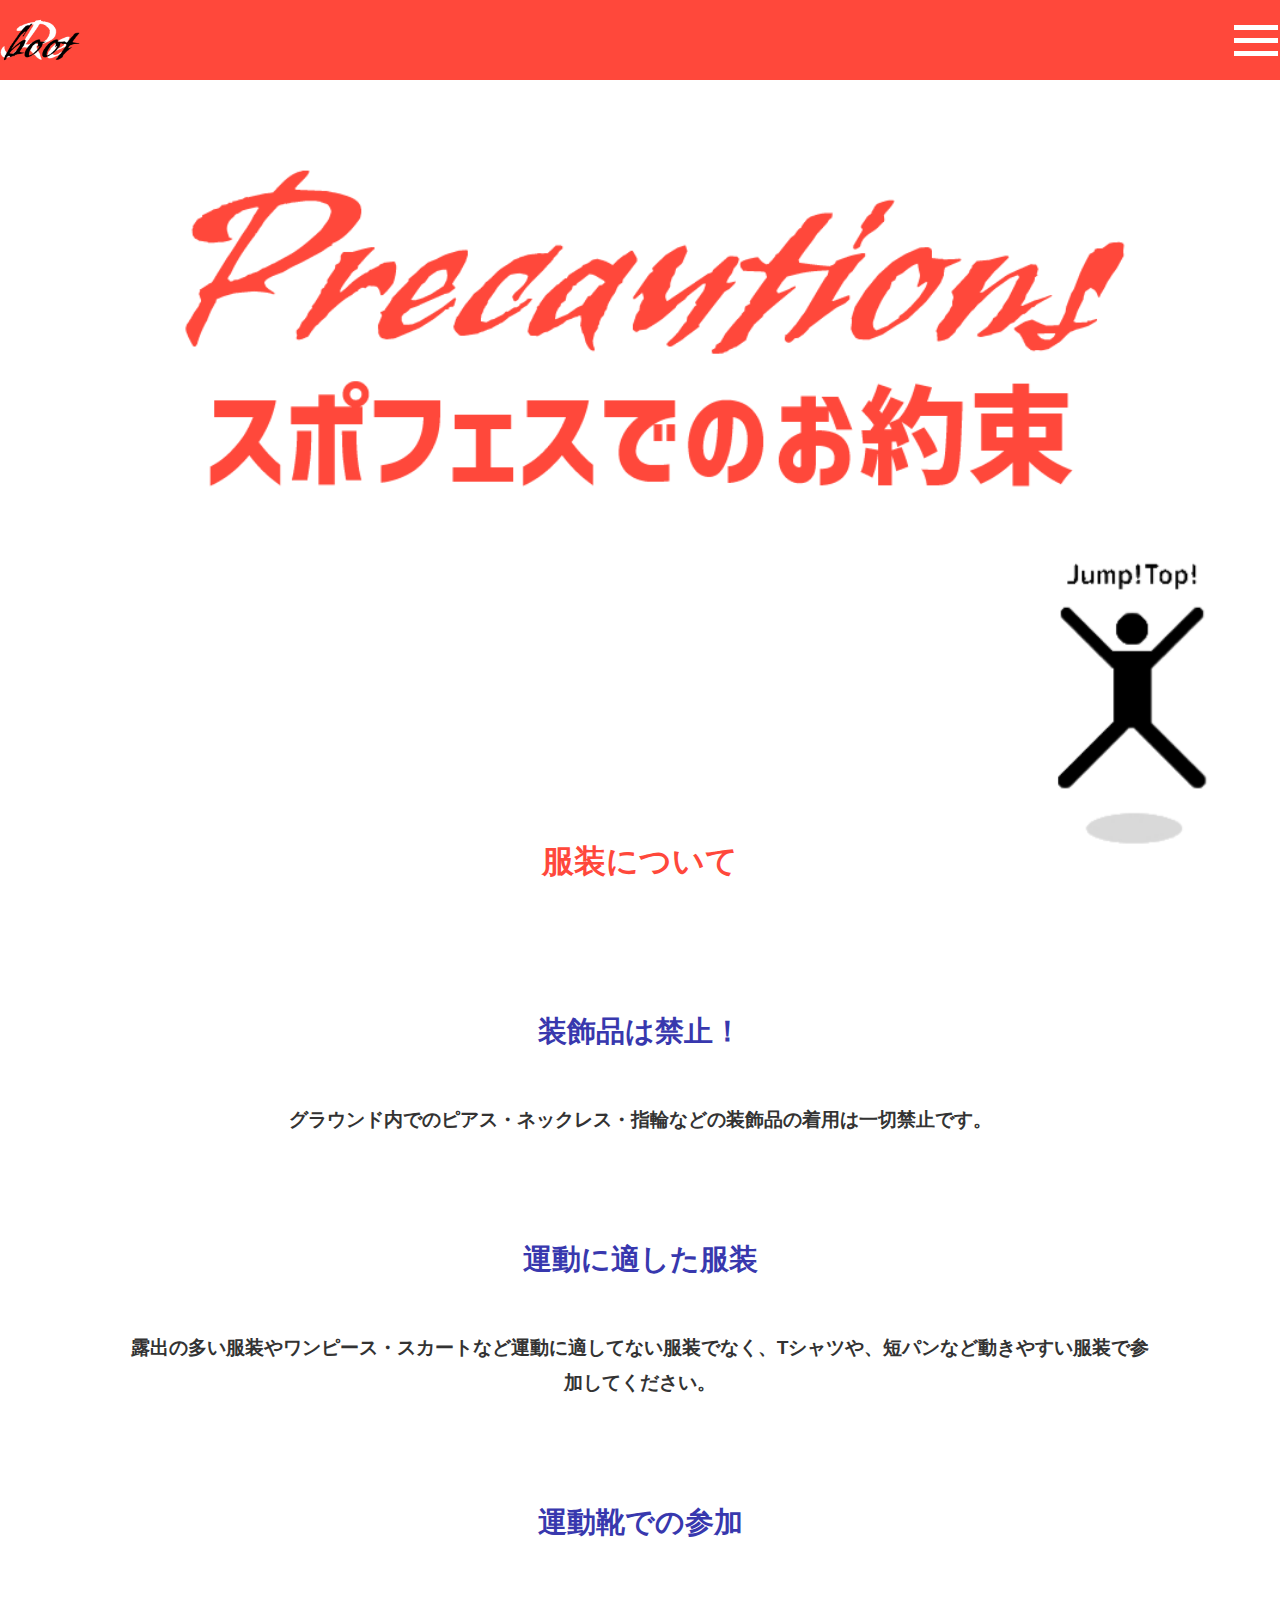
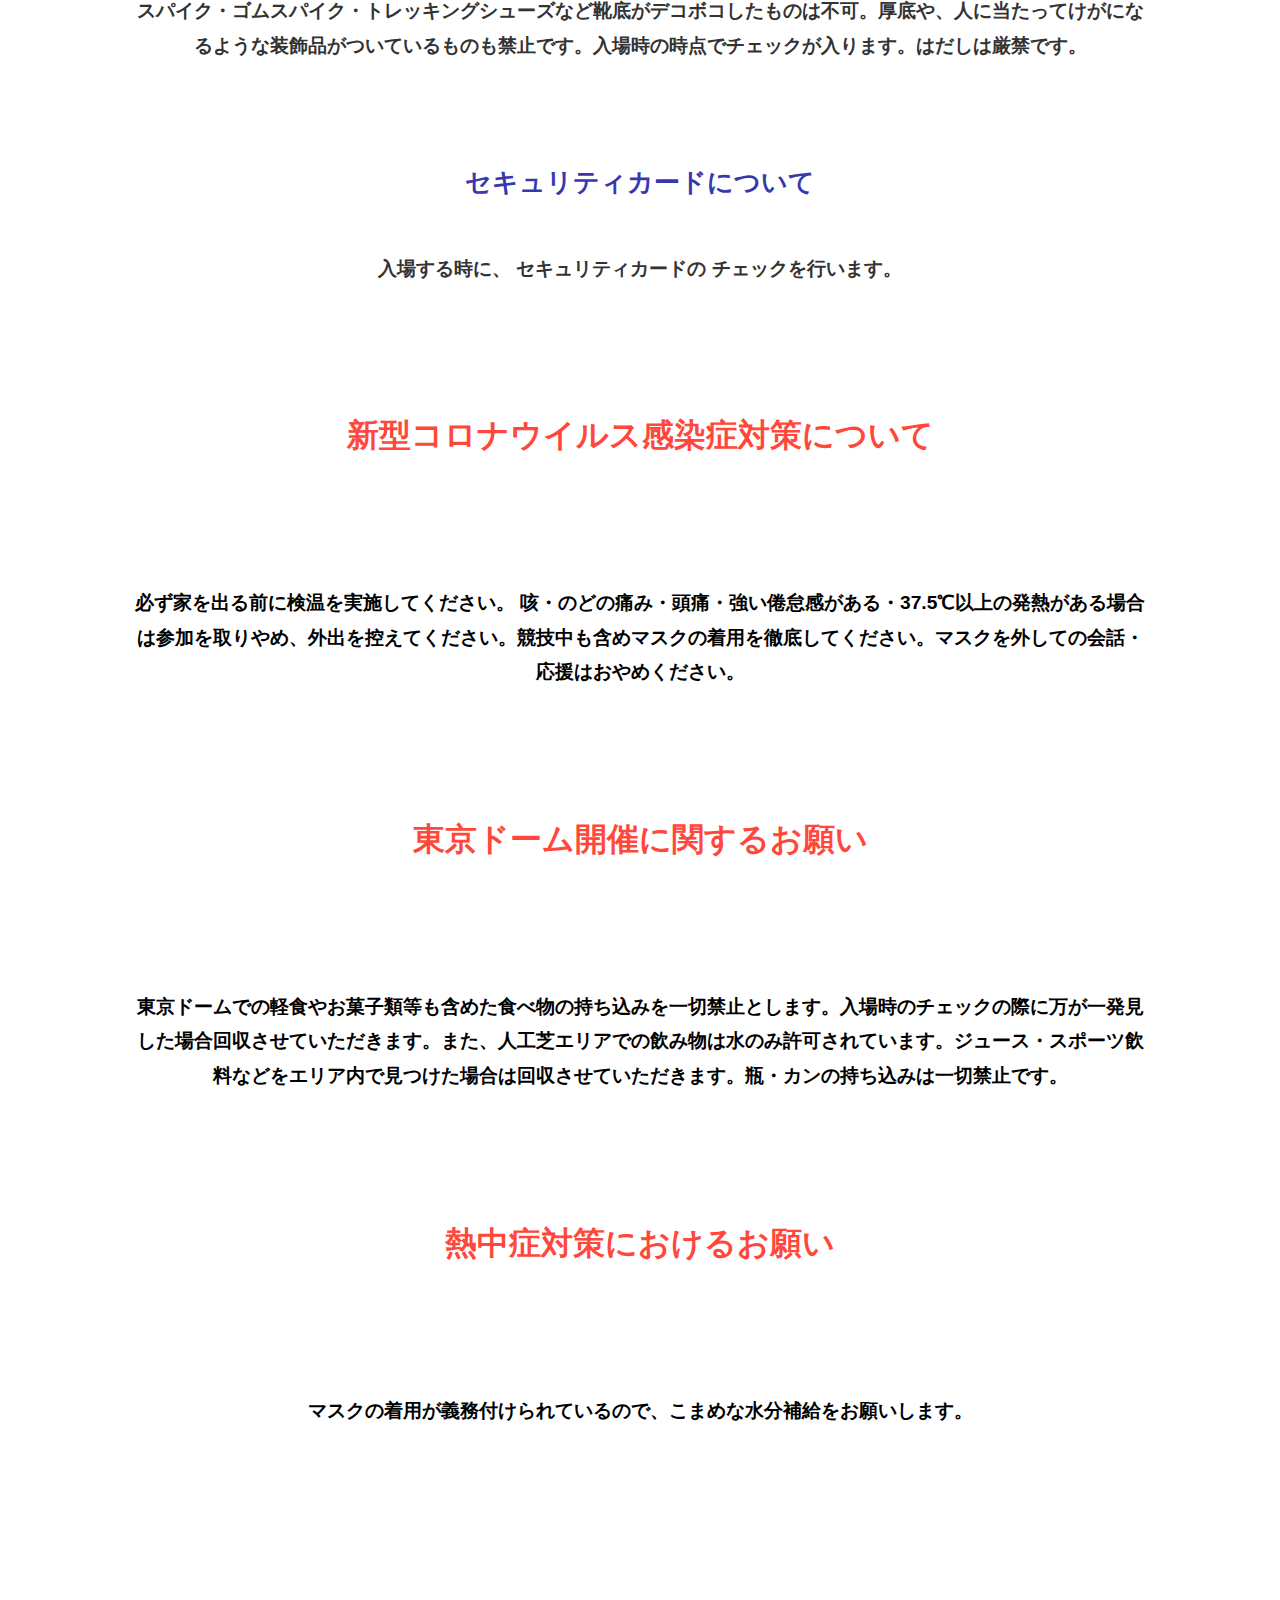
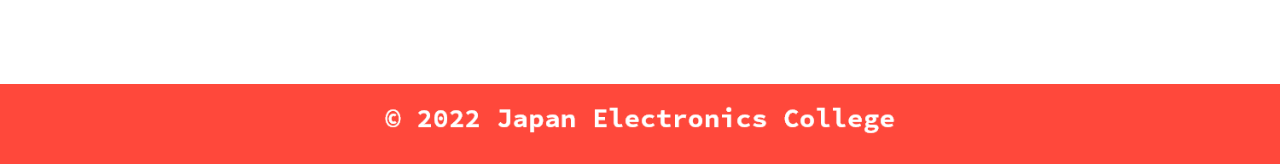
<file: precautions/index.html>
<!DOCTYPE html>
<html lang="ja">

<head>
    <meta charset="UTF-8">
    <meta http-equiv="X-UA-Compatible" content="IE=edge">
    <meta name="viewport" content="width=device-width, initial-scale=1.0">
    <title>スポフェスでのお約束|第26回スポーツフェスティバル</title>
    <link rel="stylesheet" href="../base_CSS/base.css">
</head>

<body>
    <div class="container">
        <header class="header">
            <div class="header__inner">
                <h1 class="header__title header-title">
                    <a href="/index.html"><img src="/img/rogo.png" width="95" height="56" alt="第26回スポーツフェスティバル"></a>
                </h1>

                <nav class="header__nav nav" id="js-nav">
                    <ul class="nav__items nav-items">
                        <li class="nav-items__item"><a href="../kaisai/index.html"><img src="../img/guro/Overview.png"
                            alt="開催情報" class="guro"></a></li>
                <li class="nav-items__item"><a href="../kyougi/index.html"><img src="../img/guro/Content.png" alt="競技内容"
                            class="guro"></a></li>
                <li class="nav-items__item"><a href="../domemap/index.html"><img src="../img/guro/DomeMap.png" alt="交通アクセス"
                            class="guro"></a></li>
                <li class="nav-items__item"><a href="../access/index.html"><img src="../img/guro/Access.png" alt="会場内マップ"
                            class="guro"></a></li>
                <li class="nav-items__item"><a href="../precautions/index.html"><img src="../img/guro/Precautions.png"
                            alt="スポフェスでのお約束" class="guro"></a></li>
                    </ul>
                </nav>
                <button class="header__hamburger hamburger" id="js-hamburger">
                    <span></span>
                    <span></span>
                    <span></span>
                </button>
            </div>

        </header>
        <article>
            <main id="mprecautions">
                <h2><img src="../img/precautions/Precautions.png" alt="スポフェスでのお約束" class="daimei"></h2>
                <section class="hukusou">
                    <h3>服装について</h3>
                    <dl>
                        <dt>装飾品は禁止！</dt>
                        <dd>グラウンド内でのピアス・ネックレス・指輪などの装飾品の着用は一切禁止です。</dd>
                        <dt>運動に適した服装</dt>
                        <dd>露出の多い服装やワンピース・スカートなど運動に適してない服装でなく、Tシャツや、短パンなど動きやすい服装で参加してください。</dd>
                        <dt>運動靴での参加</dt>
                        <dd>スパイク・ゴムスパイク・トレッキングシューズなど靴底がデコボコしたものは不可。厚底や、人に当たってけがになるような装飾品がついているものも禁止です。入場時の時点でチェックが入ります。はだしは厳禁です。</dd>
                        <dt id="seky">セキュリティカードについて</dt>
                        <dd>入場する時に、
                            セキュリティカードの
                            チェックを行います。</dd>
                    </dl>
                </section>
                <section class="corona">
                    <h3>新型コロナウイルス感染症対策について</h3>
                    <p>必ず家を出る前に検温を実施してください。
                        咳・のどの痛み・頭痛・強い倦怠感がある・37.5℃以上の発熱がある場合は参加を取りやめ、外出を控えてください。競技中も含めマスクの着用を徹底してください。マスクを外しての会話・応援はおやめください。</p>
                </section>
                <section class="domekaisai">
                    <h3>東京ドーム開催に関するお願い</h3>
                    <p>東京ドームでの軽食やお菓子類等も含めた食べ物の持ち込みを一切禁止とします。入場時のチェックの際に万が一発見した場合回収させていただきます。また、人工芝エリアでの飲み物は水のみ許可されています。ジュース・スポーツ飲料などをエリア内で見つけた場合は回収させていただきます。瓶・カンの持ち込みは一切禁止です。</p>
                </section>
                <section class="netyusyo">
                <h3>熱中症対策におけるお願い</h3>
                <p id="nep">マスクの着用が義務付けられているので、こまめな水分補給をお願いします。</p>
                </section>
            </main>
        </article>
        <footer>
            <p><img src="../img/top/© 2022 Japan Electronics College.png" width="300" height="20"
                    alt="© 2022 Japan Electronics College"></p>
            <img src="../img/junp.gif" width="97" height="140" alt="topページに戻るくん" class="jump">
        </footer>
    </div>
    <script src="https://ajax.googleapis.com/ajax/libs/jquery/3.6.0/jquery.min.js"></script>
    <script src="../js/sprict.js"></script>


</body>

</html>
</file>
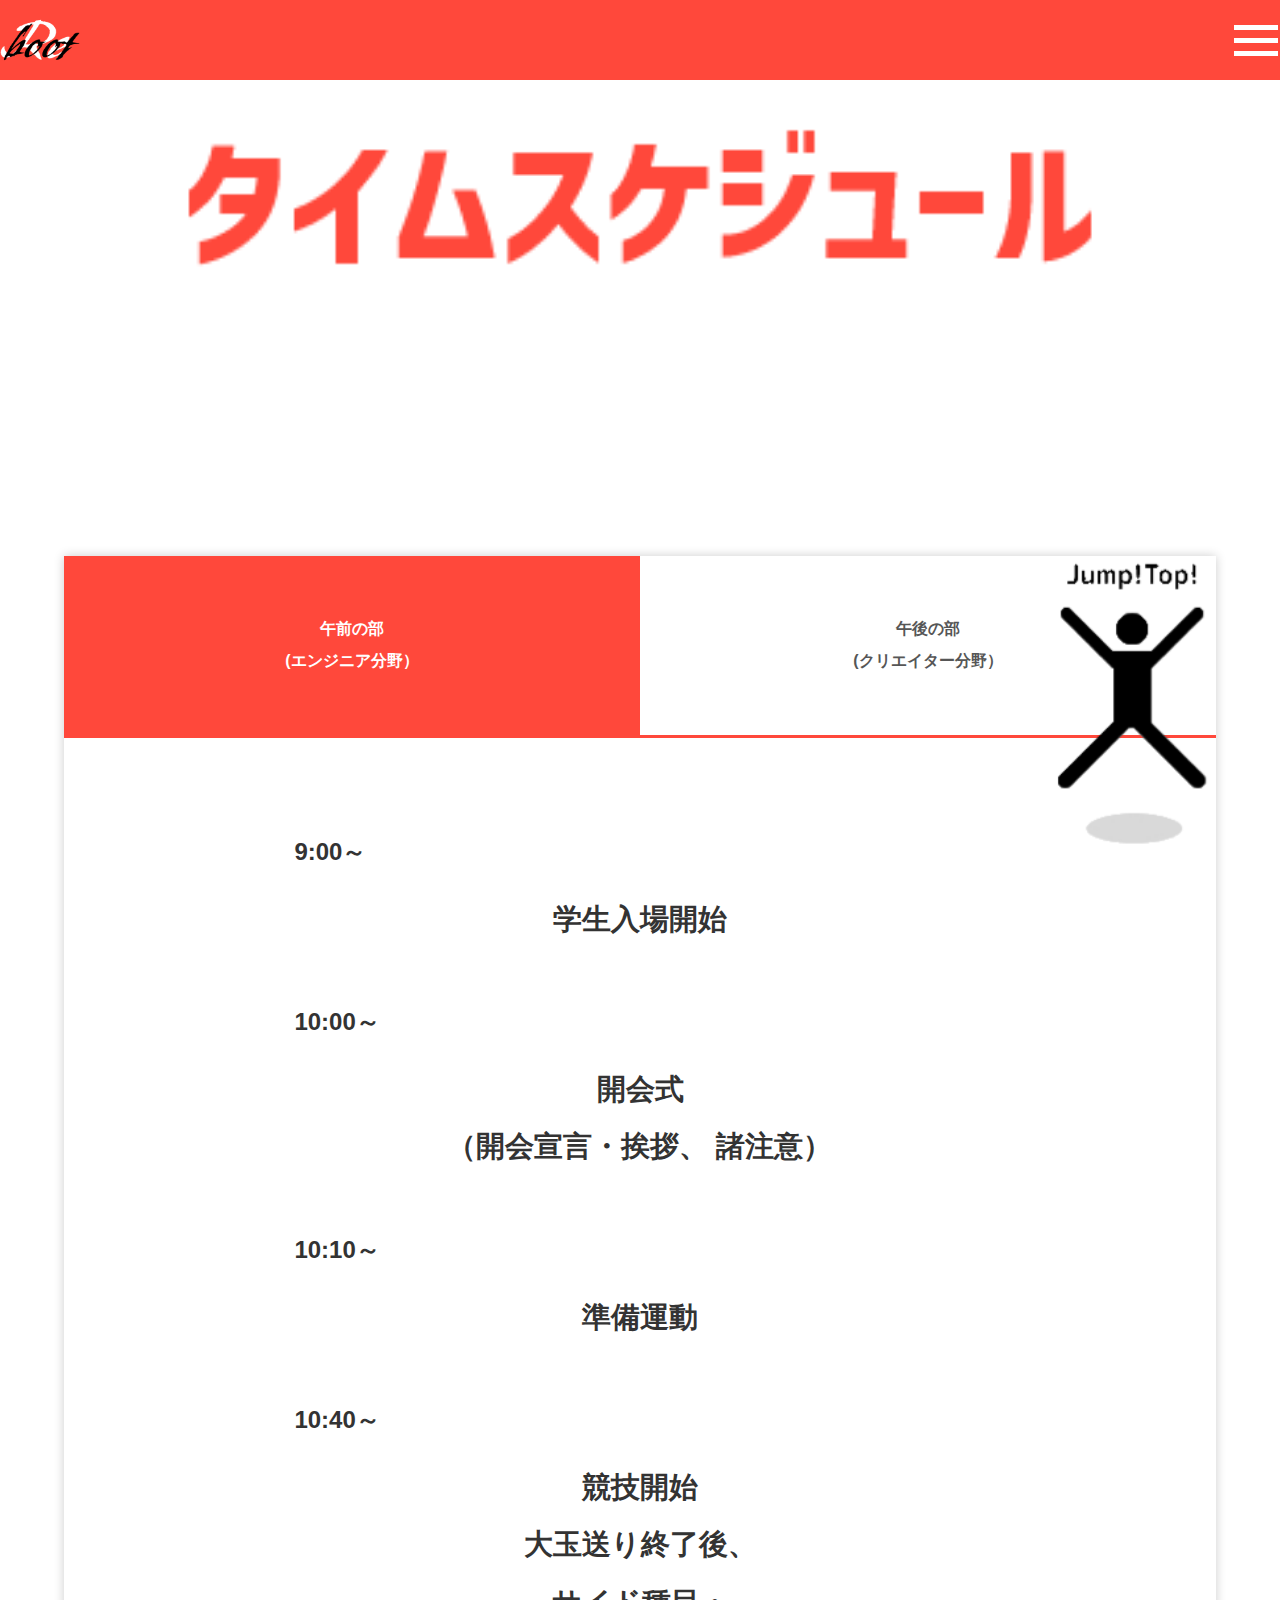
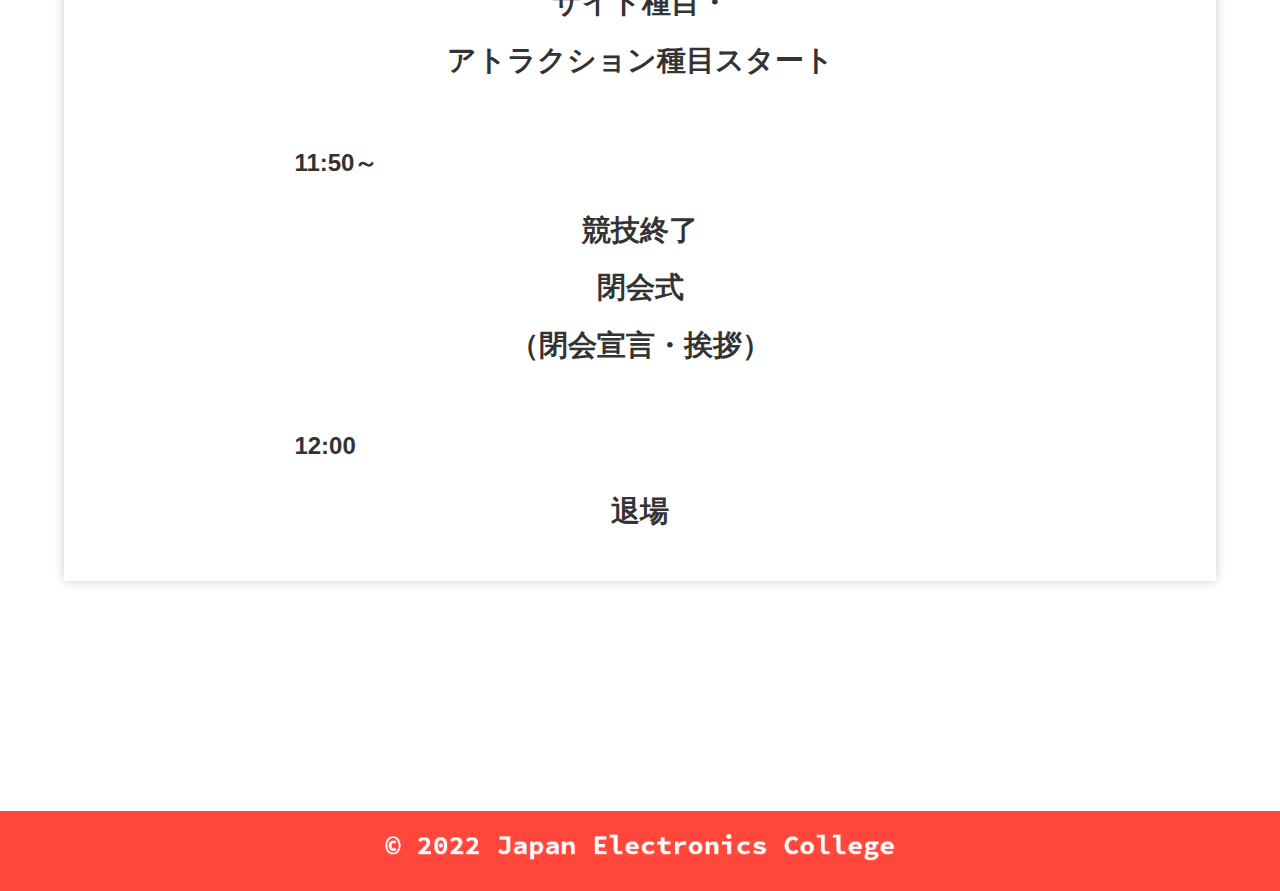
<file: kaisai/schedule/index.html>
<!DOCTYPE html>
<html lang="ja">

<head>
    <meta charset="UTF-8">
    <meta http-equiv="X-UA-Compatible" content="IE=edge">
    <meta name="viewport" content="width=device-width, initial-scale=1.0">
    <title>開催情報|第26回スポーツフェスティバル</title>
    <link rel="stylesheet" href="../../base_CSS/base.css">
</head>

<body>
    <div class="container">
        <header class="header">
            <div class="header__inner">
                <h1 class="header__title header-title">
                    <a href="../../index.html"><img src="../../img/rogo.png" width="95" height="56" alt="第26回スポーツフェスティバル"></a>
                </h1>

                <nav class="header__nav nav" id="js-nav">
                    <ul class="nav__items nav-items">
                        <li class="nav-items__item"><a href="../../kaisai/index.html"><img
                                    src="../../img/guro/Overview.png" alt="開催情報" class="guro"></a></li>
                        <li class="nav-items__item"><a href="../../kyougi/index.html"><img
                                    src="../../img/guro/Content.png" alt="競技内容" class="guro"></a></li>
                        <li class="nav-items__item"><a href="../../domemap/index.html"><img
                                    src="../../img/guro/DomeMap.png" alt="交通アクセス" class="guro"></a></li>
                        <li class="nav-items__item"><a href="../../access/index.html"><img
                                    src="../../img/guro/Access.png" alt="会場内マップ" class="guro"></a></li>
                        <li class="nav-items__item"><a href="../../precautions/index.html"><img
                                    src="../../img/guro/Precautions.png" alt="スポフェスでのお約束" class="guro"></a></li>
                    </ul>
                </nav>
                <button class="header__hamburger hamburger" id="js-hamburger">
                    <span></span>
                    <span></span>
                    <span></span>
                </button>
            </div>

        </header>
        <article>
            <main id="mschedule">
                <section>
                <h2><img src="../../img/kaisai/schedule/suke.png" alt="タイムスケジュール" class="daimei"></h2>
                <div class="tabs">
                    <input id="am" type="radio" name="tab_item" checked>
                    <label class="tab_item" for="am">午前の部<br>
                        (エンジニア分野）</label>
                    <input id="pm" type="radio" name="tab_item">
                    <label class="tab_item" for="pm">午後の部<br>
                        (クリエイター分野）</label>
                    <div class="tab_content" id="am_content">
                        <dl>
                            <dt>9:00～</dt>
                            <dd>学生入場開始</dd>
                            <dt>10:00～</dt>
                            <dd>開会式<br>
                                （開会宣言・挨拶、 諸注意）</dd>
                            <dt>10:10～</dt>
                            <dd>準備運動</dd>
                            <dt>10:40～</dt>
                            <dd>競技開始<br>
                                大玉送り終了後、<br>
                                サイド種目・<br>
                                アトラクション種目スタート</dd>
                            <dt>
                                11:50～
                            </dt>
                            <dd>競技終了<br>
                                閉会式<br>
                                （閉会宣言・挨拶）<br>
                            </dd>
                            <dt>
                                12:00
                            </dt>
                            <dd>退場</dd>
                        </dl>
                    </div>
                    <div class="tab_content" id="pm_content">
                        <dl>
                            <dt>14:00～</dt>
                            <dd>学生入場開始</dd>
                            <dt>15:00～</dt>
                            <dd>開会式<br>
                                （開会宣言・挨拶、 諸注意）</dd>
                            <dt>15:10～</dt>
                            <dd>準備運動</dd>
                            <dt>15:40～</dt>
                            <dd>競技開始<br>
                                大玉送り終了後、<br>
                                サイド種目・<br>
                                アトラクション種目スタート</dd>
                            <dt>
                                16:50～
                            </dt>
                            <dd>競技終了<br>
                                閉会式<br>
                                （閉会宣言・挨拶）<br>
                            </dd>
                            <dt>
                                17:00
                            </dt>
                            <dd>退場</dd>
                        </dl>
                    </div>




                </div>
            </section>
            </main>
        </article>
        <footer>
            <p><img src="../../img/top/© 2022 Japan Electronics College.png" width="300" height="20"
                    alt="© 2022 Japan Electronics College"></p>
            <img src="../../img/junp.gif" width="97" height="140" alt="topページに戻るくん" class="jump">
        </footer>
    </div>
    <script src="https://ajax.googleapis.com/ajax/libs/jquery/3.6.0/jquery.min.js"></script>
    <script src="../../js/sprict.js"></script>





















</body>

</html>
</file>
<file: base_CSS/base.css>
@charset "UTF-8";
body {
  font-family: "corporate-logo-ver2", 'BIZ UDGothic', 'Noto Sans JP', -apple-system, BlinkMacSystemFont, "Helvetica Neue", "Noto Sans Japanese", "ヒラギノ角ゴ ProN W3", Meiryo, sans-serif;
  font-style: normal;
  font-weight: 500;
  font-size: 100%;
  text-align: center;
  color: #333;
  background: #fff;
  position: relative;
}

* {
  margin: 0;
  padding: 0;
}

/* 調整用スタイル */
a {
  text-decoration: none;
  list-style-type: none;
}

ul,
li {
  list-style-type: none;
}

h4 {
  font-size: 150%;
  line-height: 150%;
}

h5 {
  color: #3838ae;
}

img {
  width: 40%;
  height: 40%;
}

a {
  list-style-type: none;
  color: #fff;
  margin: 0;
  padding: 0;
  font-size: 100%;
  vertical-align: baseline;
  background: transparent;
}

.container {
  position: relative;
  width: 100%;
  /* height: auto !important;
    height: 100%;
    min-height: 100%; */
}

.daimei {
  margin: auto;
  padding: 100px 0 15% 0;
  width: 80%;
  height: auto;
}

p {
  font-size: 30px;
  font-weight: bold;
  color: #000;
  line-height: 80px;
}

html {
  scroll-behavior: smooth;
}

.read {
  width: 50%;
  padding: 20px 0 30px;
}

.jump {
  display: block;
  width: 20%;
  height: auto;
  padding-top: 30px;
  text-align: center;
  position: fixed;
  bottom: 0;
  opacity: 1;
  right: 20px;
  z-index: 10000;
}

/* ヘッダー */
.header {
  background-color: #ff483b;
  width: 100%;
  height: 80px;
  position: fixed;
  top: 0;
  left: 0;
  right: 0;
  z-index: 999;
}

.header__inner {
  display: -webkit-box;
  display: -ms-flexbox;
  display: flex;
  -webkit-box-align: center;
      -ms-flex-align: center;
          align-items: center;
  -webkit-box-pack: justify;
      -ms-flex-pack: justify;
          justify-content: space-between;
  height: inherit;
  position: relative;
}

/* ヘッダーのロゴ部分 */
.header__title {
  width: 80px;
}

.header__title img {
  display: block;
  width: 100%;
  height: 100%;
}

/* ヘッダーのナビ部分 */
.header__nav {
  position: absolute;
  right: 0;
  left: 0;
  top: 0;
  width: 100%;
  height: 100vh;
  -webkit-transform: translateX(500%);
          transform: translateX(500%);
  background-color: #fff;
  -webkit-transition: ease .4s;
  transition: ease .4s;
}

.nav-items {
  width: 100%;
  position: absolute;
  top: 50%;
  left: 50%;
  -webkit-transform: translate(-50%, -50%);
          transform: translate(-50%, -50%);
  padding: 0;
}

.nav-items img {
  width: 80%;
  height: auto;
}

/* ナビのリンク */
.nav-items__item a {
  display: block;
  width: 100%;
  margin: 0 0 50px 0;
  padding: 0;
}

.nav-items__item:last-child a {
  margin-bottom: 0;
}

/* ハンバーガーメニュー */
.header__hamburger {
  width: 48px;
  height: 100%;
}

.hamburger {
  background-color: transparent;
  border-color: transparent;
  z-index: 9999;
}

/* ハンバーガーメニューの線 */
.hamburger span {
  width: 100%;
  height: 5px;
  background-color: #fff;
  position: relative;
  -webkit-transition: ease .4s;
  transition: ease .4s;
  display: block;
}

.hamburger span:nth-child(1) {
  top: 0;
}

.hamburger span:nth-child(2) {
  margin: 8px 0;
}

.hamburger span:nth-child(3) {
  top: 0;
}

/* ハンバーガーメニュークリック後のスタイル */
.header__nav.active {
  -webkit-transform: translateX(0);
          transform: translateX(0);
  background-color: #ff483b;
}

.hamburger.active span:nth-child(1) {
  top: 5px;
  -webkit-transform: rotate(45deg);
          transform: rotate(45deg);
}

.hamburger.active span:nth-child(2) {
  opacity: 0;
}

.hamburger.active span:nth-child(3) {
  top: -21px;
  -webkit-transform: rotate(-45deg);
          transform: rotate(-45deg);
}

footer {
  background-color: #ff483b;
}

main {
  top: 200px;
  width: 100%;
}

#mtop {
  /*top*/
}

#mtop h2 img {
  width: 80%;
  height: auto;
}

#mtop .keybizyu {
  width: 100%;
  height: auto;
}

#mtop .sc1 {
  background-color: #ff483b;
}

#mtop .sc1 p {
  color: #fff;
}

#mtop .sc3 {
  background: -webkit-gradient(linear, left top, left bottom, from(#fff), color-stop(50%, #fff), color-stop(50%, #ff483b), to(#ff483b));
  background: linear-gradient(180deg, #fff 0%, #fff 50%, #ff483b 50%, #ff483b 100%);
}

#mtop .sc3 .tokyodome {
  position: relative;
}

#mtop .sc3 .doom {
  width: 100%;
  height: auto;
}

#mtop .sc3 .DomeMap {
  position: absolute;
  width: 80%;
  height: auto;
  right: 13%;
  top: 18%;
}

#mtop .sc3 .readmore1 {
  position: absolute;
  height: auto;
  right: 25%;
  top: 55%;
}

#mtop .sc4 {
  background-color: #ff483b;
}

#mtop .sc4 p {
  color: #fff;
}

#mtop .sc4 .googlemap {
  margin: 0 auto;
  width: 90%;
  height: 400px;
}

#mtop .sc5 {
  background-color: #3838ae;
}

#mtop .sc5 ul img {
  margin-top: 10%;
  width: 90%;
}

#mtop .sc6 {
  margin-bottom: 25%;
}

#mtop .sc6 h4 {
  font-size: 150%;
  line-height: 150%;
}

#mtop .sc6 .mesegi {
  position: relative;
}

#mtop .sc6 .mess {
  position: absolute;
  overflow: scroll;
  color: #000;
  font-size: 100%;
  width: 80%;
  height: 50%;
  line-height: 150%;
  top: 30%;
  left: 10%;
}

#mtop .sc6 ::-webkit-scrollbar {
  display: none;
}

#mtop .sc6 #hukidasi1 {
  width: 100%;
  height: 100%;
}

#mtop .sc6 #hukidasi2 {
  width: 100%;
  height: 100%;
}

#mtop .sc6 .mega {
  width: 30%;
  height: auto;
}

#mkaisai {
  overflow: hidden;
  /*開催*/
}

#mkaisai .kaisaigaiyo table {
  width: 100%;
  border: solid 5px;
  border-color: #ff483b;
  font-weight: bold;
}

#mkaisai .kaisaigaiyo th {
  background-color: #ff483b;
  /* 背景色指定 */
  color: #fff;
  font-size: 200%;
  padding: 15px 0;
  height: 30px;
}

#mkaisai .kaisaigaiyo dt {
  font-size: 150%;
  margin: 20px 0;
  color: #ff483b;
  font-weight: bold;
}

#mkaisai .kaisaigaiyo dd {
  line-height: 200%;
}

#mkaisai .kaisaigaiyo dd a {
  color: #fff;
  background-color: #ff483b;
  padding: 5px 0;
}

#mkaisai .kaisaigaiyo dd .googlemap {
  width: 100%;
  height: auto;
}

#mkaisai .irobetuannai h4 {
  font-size: 200%;
}

#mkaisai .irobetuannai h5 {
  margin-bottom: 10px;
  font-size: 150%;
}

#mkaisai .irobetuannai .iro {
  width: 100%;
}

#mkaisai .irobetuannai .irobetu {
  border: solid 5px #ff483b;
  line-height: 150%;
  margin: 0 0 24px 0;
  padding: 0 0 10px 0;
}

#mkaisai .irobetuannai .ao {
  color: #3838ae;
  font-size: 180%;
  margin: 10px 0;
}

#mkaisai .irobetuannai .aka {
  color: #ff483b;
  font-size: 180%;
  margin: 10px 0;
}

#mkaisai .irobetuannai .siro {
  color: #000;
  font-size: 180%;
  margin: 10px 0;
}

#mkaisai .irobetuannai .ki {
  color: #ffc300;
  font-size: 180%;
  margin: 10px 0;
}

#mschedule {
  /*schedule*/
  /*タブ切り替え全体のスタイル*/
  /*タブのスタイル*/
  /*ラジオボタンを全て消す*/
  /*タブ切り替えの中身のスタイル*/
  /*選択されているタブのコンテンツのみを表示*/
  /*選択されているタブのスタイルを変える*/
}

#mschedule .daimei {
  margin-bottom: 5%;
}

#mschedule .tabs {
  background-color: #fff;
  -webkit-box-shadow: 0 0 10px rgba(0, 0, 0, 0.2);
          box-shadow: 0 0 10px rgba(0, 0, 0, 0.2);
  width: 90%;
  margin: 0 auto;
}

#mschedule .tab_item {
  width: 50%;
  height: auto;
  padding: 5% 0;
  border-bottom: 3px solid #ff483b;
  background-color: #fff;
  line-height: 200%;
  text-align: center;
  color: #565656;
  display: block;
  float: left;
  font-weight: bold;
  -webkit-transition: all 0.2s ease;
  transition: all 0.2s ease;
}

#mschedule .tab_item:hover {
  opacity: 0.75;
}

#mschedule input[name="tab_item"] {
  display: none;
}

#mschedule .tab_content {
  display: none;
  padding: 40px 0;
  margin-bottom: 20%;
  clear: both;
  overflow: hidden;
}

#mschedule #am:checked ~ #am_content,
#mschedule #pm:checked ~ #pm_content {
  display: block;
}

#mschedule .tabs input:checked + .tab_item {
  background-color: #ff483b;
  color: #fff;
}

#mschedule dl {
  position: relative;
  font-weight: bold;
  font-size: 150%;
}

#mschedule dt {
  text-align: left;
  margin: 5% 0 2% 20%;
}

#mschedule dd {
  font-size: 120%;
  line-height: 200%;
  text-align: center;
}

#maccess {
  /*交通アクセス*/
}

#maccess h3 {
  font-size: 50px;
  font-weight: bold;
  color: #ff483b;
  margin: 30px 0;
}

#maccess h4 {
  font-size: 40px;
  font-weight: bold;
  color: #ff483b;
  margin: 30px 0;
}

#maccess .googlemap {
  margin: 0 auto;
  width: 90%;
  height: 400px;
}

#maccess .garttizu {
  width: 90%;
  height: auto;
  margin-bottom: 25%;
}

#mprecautions {
  font-weight: bold;
}

#mprecautions h3 {
  width: 100%;
  font-size: 200%;
  color: #ff483b;
  margin: 10% 0;
}

#mprecautions dl {
  width: 80%;
  margin: 0 10%;
}

#mprecautions dt {
  color: #3838ae;
  font-size: 180%;
  margin: 10% 0 5% 00;
}

#mprecautions dd {
  font-size: 120%;
  line-height: 180%;
}

#mprecautions #seky {
  font-size: 160%;
}

#mprecautions p {
  font-size: 120%;
  line-height: 180%;
  margin: 0 10%;
}

#mprecautions #nep {
  margin-bottom: 20%;
}

#mkyougi {
  font-weight: bold;
  /*ポップアップ表示**/
}

#mkyougi button {
  border: 2px solid #000;
  position: relative;
  font-size: 120%;
  background-color: #fff;
  margin: 0 5% 2%;
  padding: 0;
  width: 30%;
}

#mkyougi button a {
  color: #ff483b;
  font-weight: bold;
}

#mkyougi h3 {
  width: 100%;
}

#mkyougi .modal {
  display: none;
  height: 100vh;
  position: fixed;
  top: 0;
  width: 100%;
  z-index: 99;
}

#mkyougi .modal__bg {
  background: rgba(0, 0, 0, 0.8);
  height: 100vh;
  position: absolute;
  width: 100%;
  right: 5%;
}

#mkyougi .modal__content {
  background: #fff;
  left: 45%;
  padding: 40px;
  position: absolute;
  top: 50%;
  -webkit-transform: translate(-50%, -50%);
          transform: translate(-50%, -50%);
  width: 60%;
  height: auto;
}

#mkyougi .modal__content p {
  font-size: 100%;
  line-height: 100%;
}

#mkyougi dl {
  width: 90%;
  margin: 0 5%;
  z-index: 800;
}

#mkyougi dt {
  position: relative;
  width: 100%;
}

#mkyougi dt img {
  width: 80%;
}

#mkyougi dd {
  margin-top: 10%;
  color: #fff;
  font-size: 200%;
}

#mkyougi .syumoku {
  position: relative;
  background-color: #ff483b;
  border-radius: 10px;
  margin: 10%;
  padding: 5% 0;
  z-index: 1;
}

#mdome {
  /*タブのスタイル*/
  /*ラジオボタンを全て消す*/
  /*タブ切り替えの中身のスタイル*/
  /*選択されているタブのコンテンツのみを表示*/
  /*選択されているタブのスタイルを変える*/
}

#mdome .tabs {
  background-color: #fff;
  -webkit-box-shadow: 0 0 10px rgba(0, 0, 0, 0.2);
          box-shadow: 0 0 10px rgba(0, 0, 0, 0.2);
  width: 90%;
  margin: 0 auto;
}

#mdome .tab_item {
  width: 50%;
  height: auto;
  padding: 5% 0;
  border-bottom: 3px solid #ff483b;
  background-color: #fff;
  line-height: 200%;
  font-size: 150%;
  text-align: center;
  color: #565656;
  display: block;
  float: left;
  font-weight: bold;
  -webkit-transition: all 0.2s ease;
  transition: all 0.2s ease;
}

#mdome .tab_item:hover {
  opacity: 0.75;
}

#mdome input[name="tab_item"] {
  display: none;
}

#mdome .tab_content {
  width: 100%;
  display: none;
  padding: 40px 0;
  margin-bottom: 20%;
  clear: both;
  overflow: hidden;
  line-height: 200%;
  font-size: 120%;
}

#mdome .tab_content img {
  width: 80%;
}

#mdome .tab_content h3 {
  color: #ff483b;
  margin-bottom: 2%;
}

#mdome .tab_content h4 {
  color: #3838ae;
}

#mdome #itirui:checked ~ #itirui_content,
#mdome #sibahu:checked ~ #sibahu_content {
  display: block;
}

#mdome .tabs input:checked + .tab_item {
  background-color: #ff483b;
  color: #fff;
}
/*# sourceMappingURL=base.css.map */
</file>
